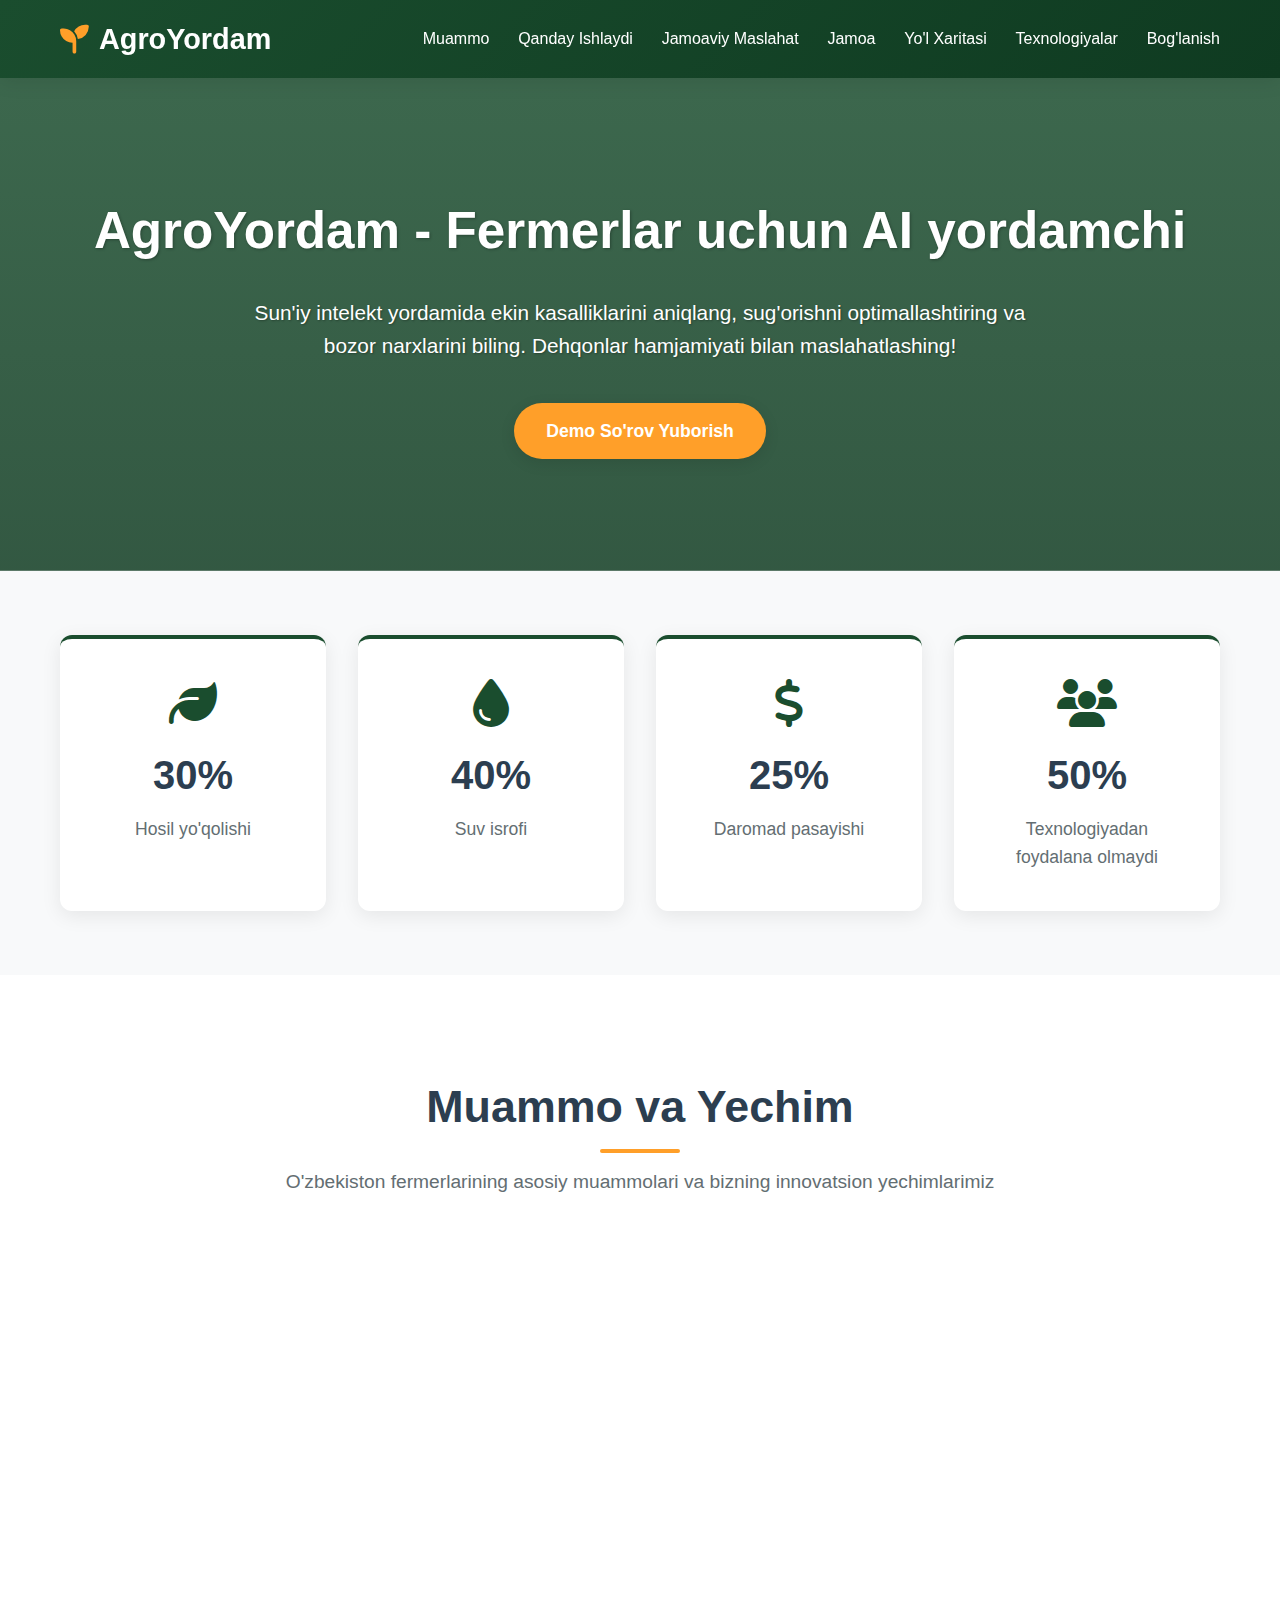
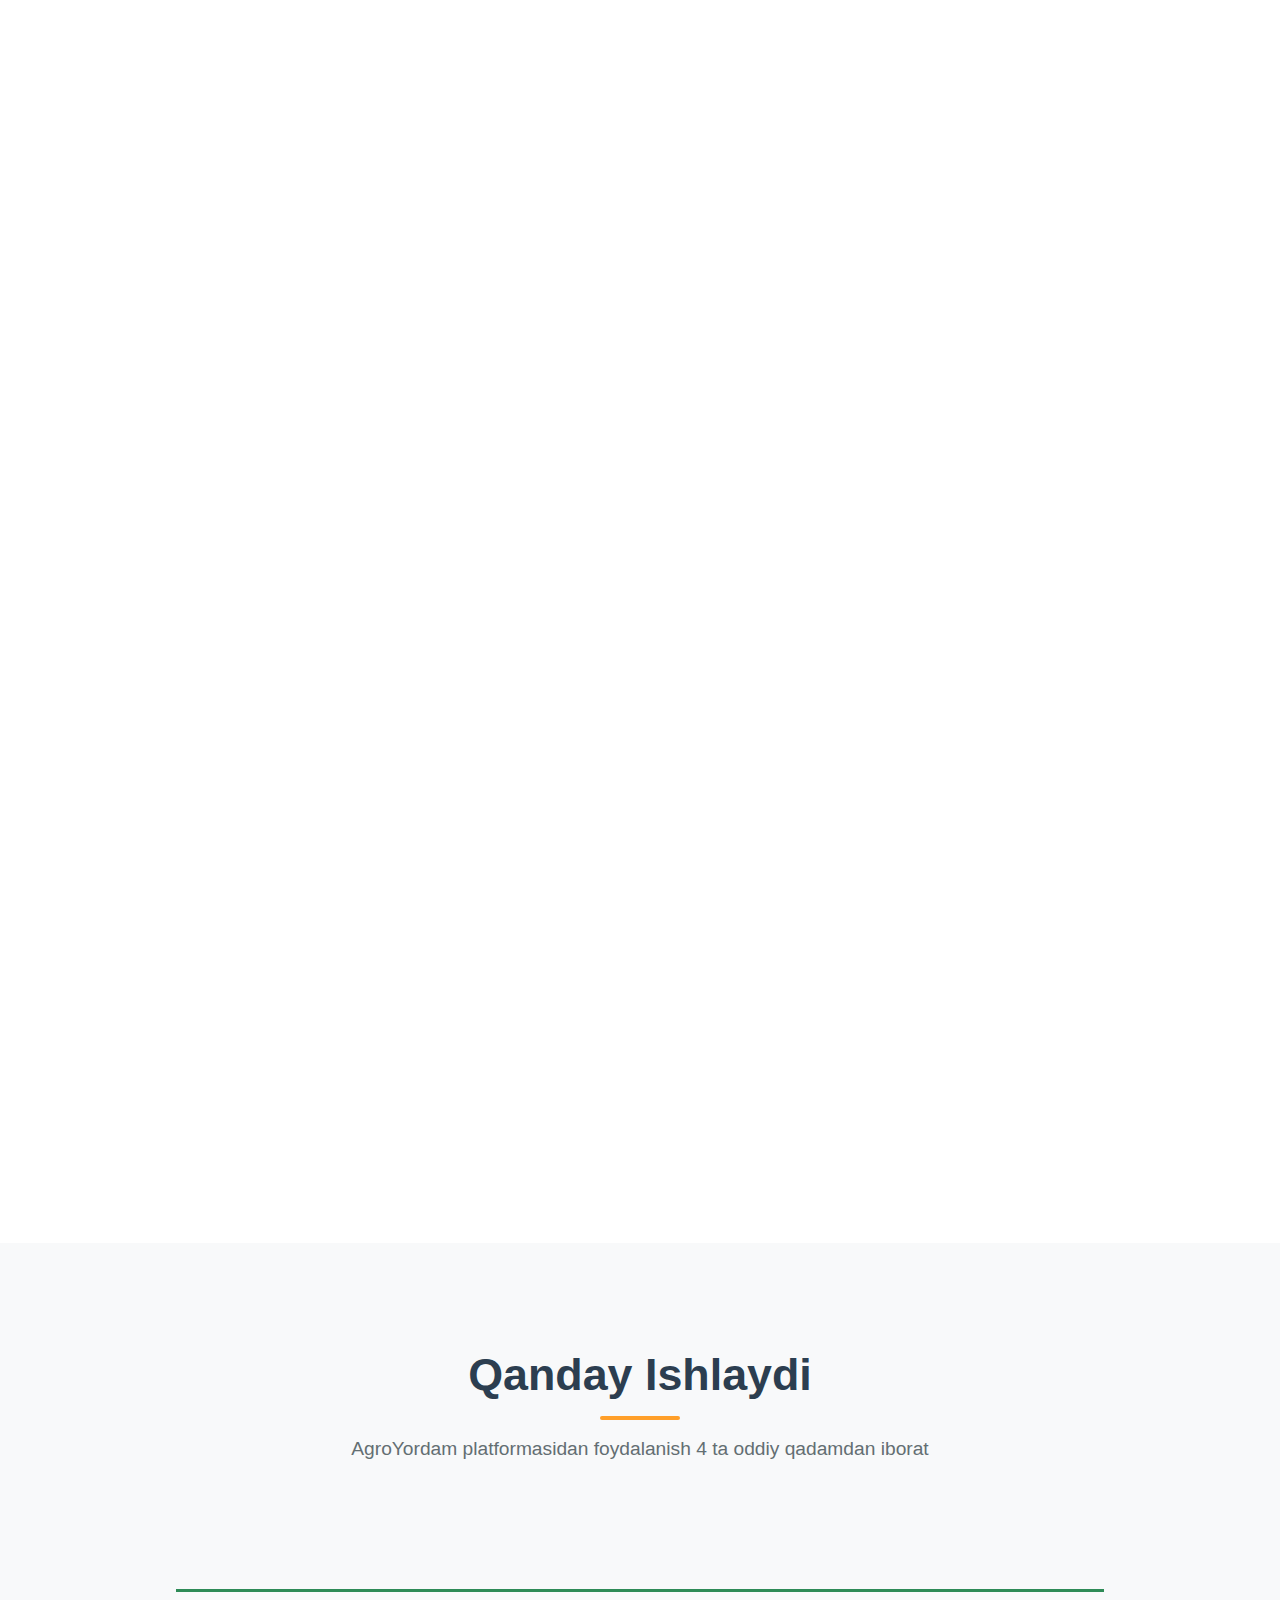
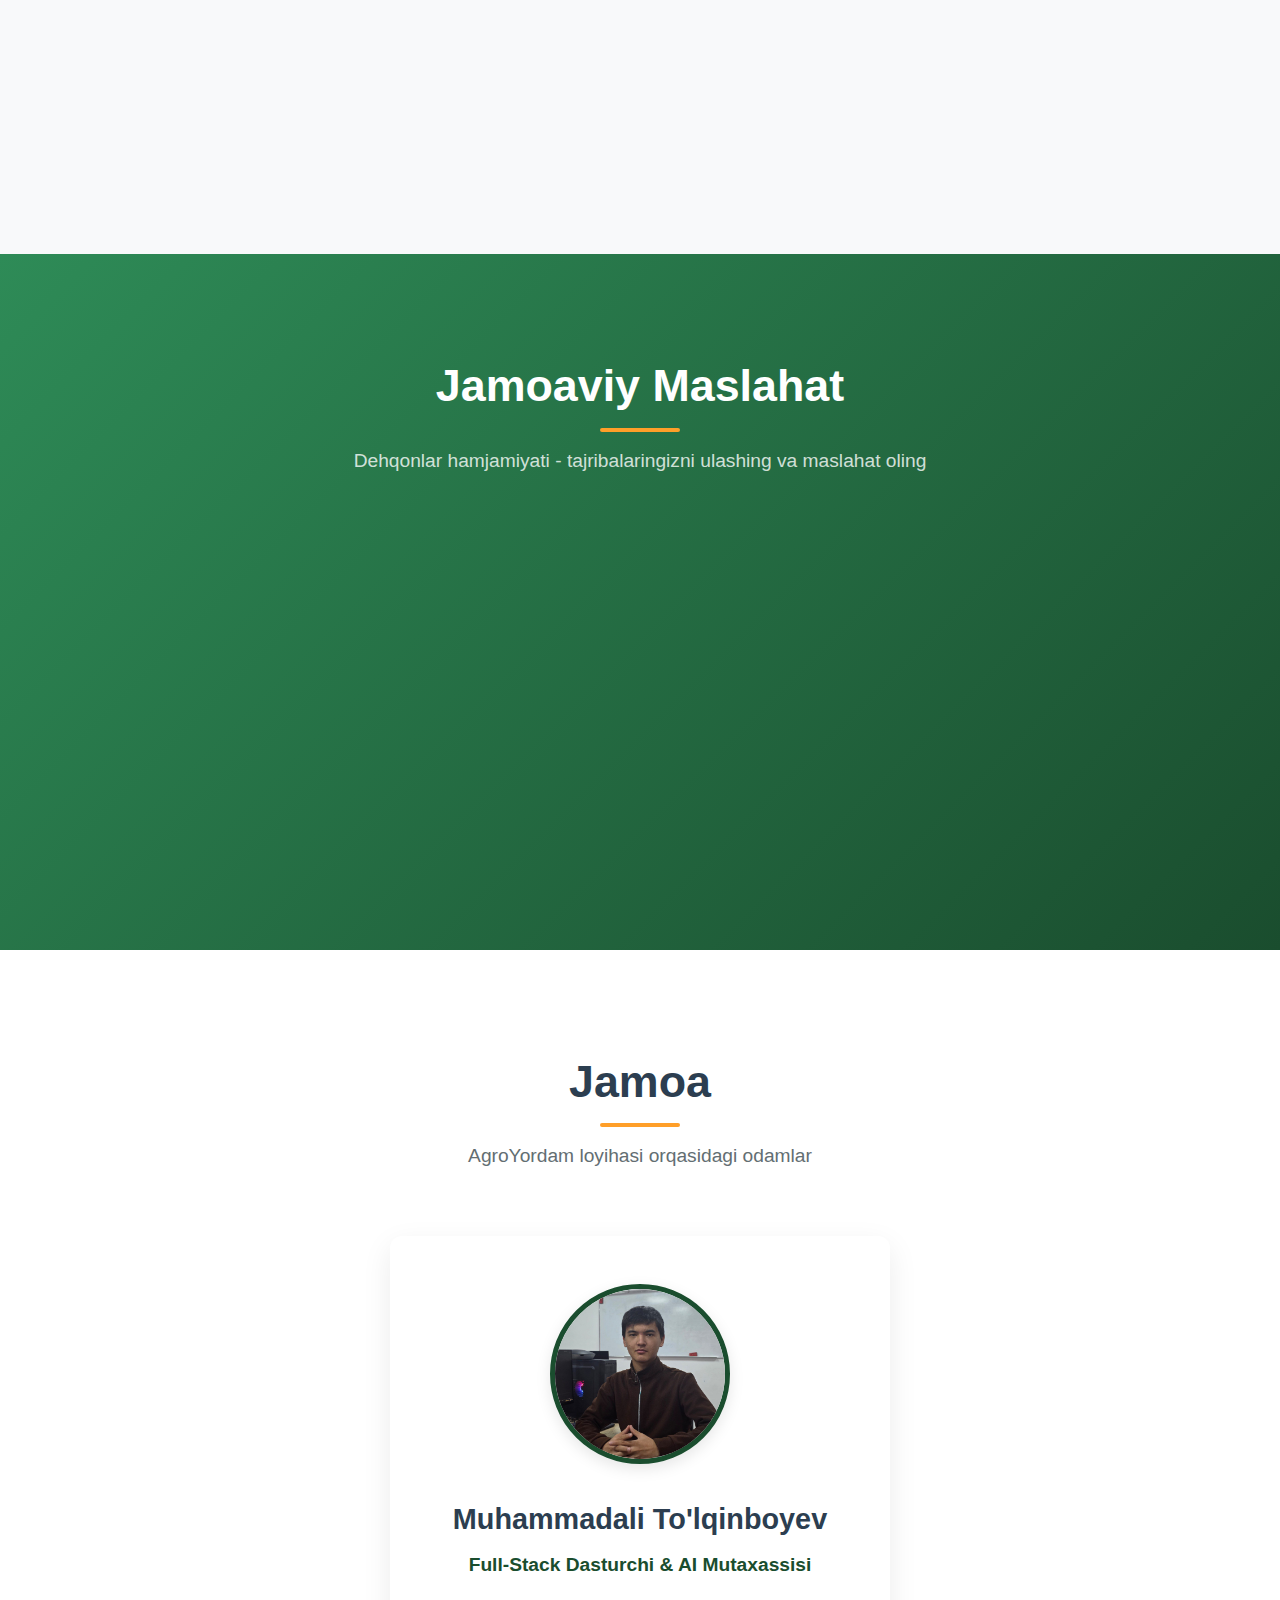
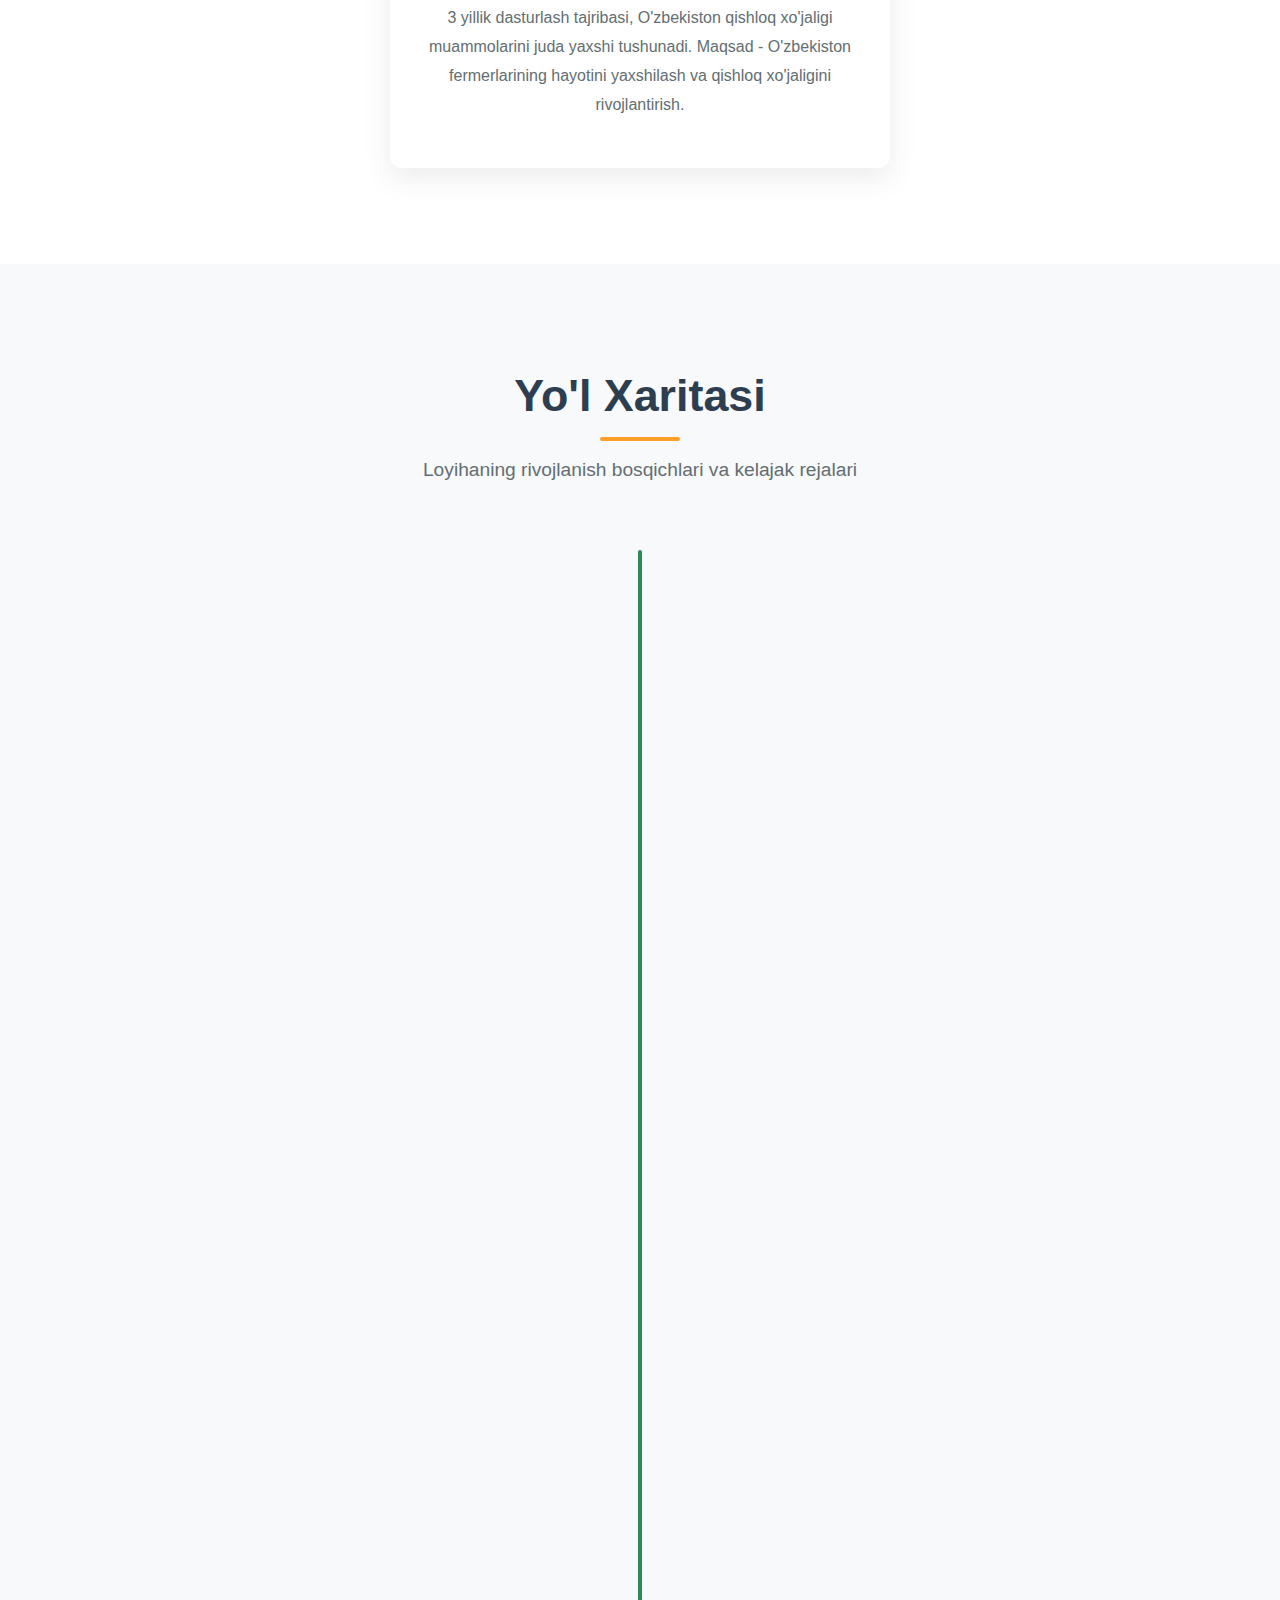
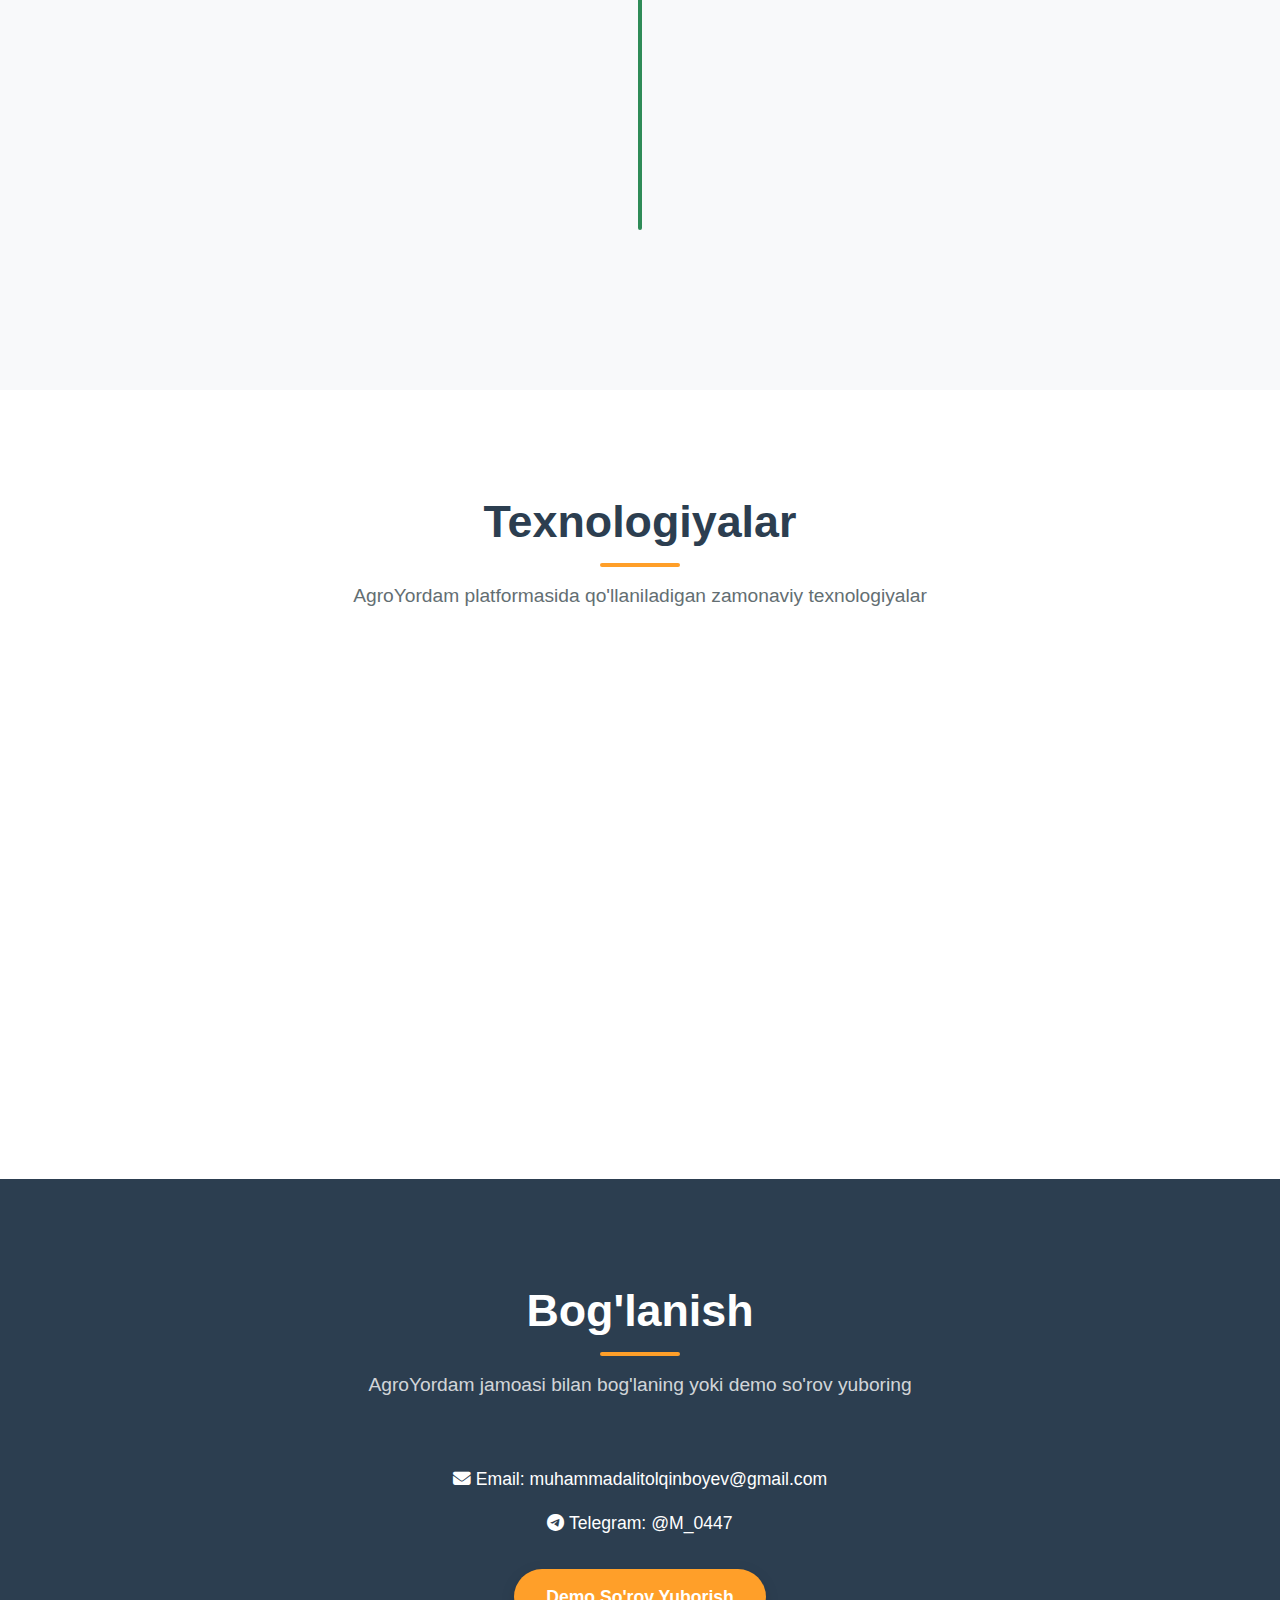
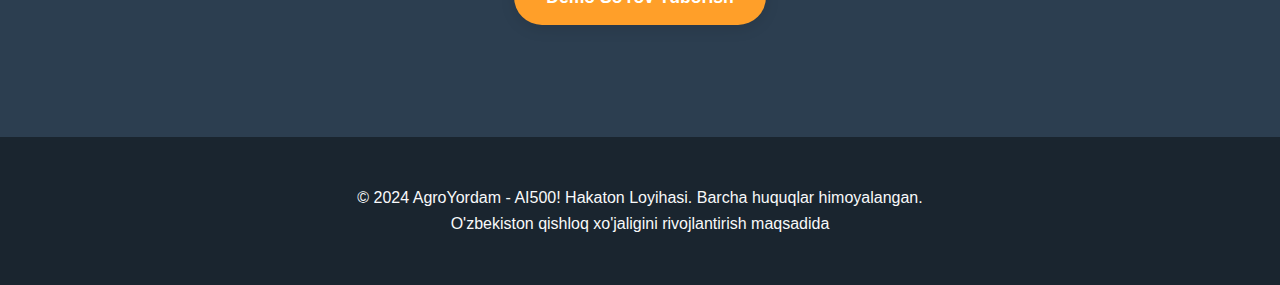
<file: index.html>
<!DOCTYPE html>
<html lang="uz">
<head>
    <meta charset="UTF-8">
    <meta name="viewport" content="width=device-width, initial-scale=1.0">
    <title>AgroYordam - Fermerlar uchun AI yordamchi</title>
    <link rel="stylesheet" href="https://cdnjs.cloudflare.com/ajax/libs/font-awesome/6.4.0/css/all.min.css">
    <link rel="stylesheet" href="AgroYordam.css">
</head>
<body>
    <!-- Header -->
    <header>
        <div class="container">
            <nav>
                <div class="logo">
                    <i class="fas fa-seedling"></i>
                    AgroYordam
                </div>
                <ul class="nav-links" id="navLinks">
                    <li><a href="#muammo">Muammo</a></li>
                    <li><a href="#qanday">Qanday Ishlaydi</a></li>
                    <li><a href="#jamoaviy">Jamoaviy Maslahat</a></li>
                    <li><a href="#jamoa">Jamoa</a></li>
                    <li><a href="#yo'l-xaritasi">Yo'l Xaritasi</a></li>
                    <li><a href="#texnologiyalar">Texnologiyalar</a></li>
                    <li><a href="#bog'lanish">Bog'lanish</a></li>
                </ul>
                <div class="mobile-menu" id="mobileMenu">
                    <i class="fas fa-bars"></i>
                </div>
            </nav>
        </div>
    </header>

    <!-- Hero Section -->
    <section class="hero">
        <div class="container">
            <h1>AgroYordam - Fermerlar uchun AI yordamchi</h1>
            <p>Sun'iy intelekt yordamida ekin kasalliklarini aniqlang, sug'orishni optimallashtiring va bozor narxlarini biling. Dehqonlar hamjamiyati bilan maslahatlashing!</p>
            <a href="#bog'lanish" class="btn">Demo So'rov Yuborish</a>
        </div>
    </section>

    <!-- Statistics -->
    <section class="stats">
        <div class="container">
            <div class="stats-grid">
                <div class="stat-card">
                    <i class="fas fa-leaf"></i>
                    <h3>30%</h3>
                    <p>Hosil yo'qolishi</p>
                </div>
                <div class="stat-card">
                    <i class="fas fa-tint"></i>
                    <h3>40%</h3>
                    <p>Suv isrofi</p>
                </div>
                <div class="stat-card">
                    <i class="fas fa-dollar-sign"></i>
                    <h3>25%</h3>
                    <p>Daromad pasayishi</p>
                </div>
                <div class="stat-card">
                    <i class="fas fa-users"></i>
                    <h3>50%</h3>
                    <p>Texnologiyadan foydalana olmaydi</p>
                </div>
            </div>
        </div>
    </section>

    <!-- Muammo va Yechim -->
    <section id="muammo">
        <div class="container">
            <div class="section-title">
                <h2>Muammo va Yechim</h2>
                <p>O'zbekiston fermerlarining asosiy muammolari va bizning innovatsion yechimlarimiz</p>
            </div>
            <div class="problems-grid">
                <div class="problem-card">
                    <h3><i class="fas fa-bug"></i> Kasalliklar</h3>
                    <p>O'zbekistonda har yili 30% hosil kasalliklar tufayli yo'qoladi. Fermerlar kasallikni erta aniqlay olmaydi, davolash kechikadi yoki noto'g'ri amalga oshiriladi.</p>
                    <div class="solution">Yechim: AI orqali telefon kamerasidan kasallikni 95% aniqlikda aniqlash va davolash usulini tavsiya qilish</div>
                </div>
                <div class="problem-card">
                    <h3><i class="fas fa-tint"></i> Suv Isrofi</h3>
                    <p>Qishloq xo'jaligida sug'orishda 40% suv resurslari isrof bo'ladi. Bu O'rta Osiyoning qurg'oqchilik muammosini yanada kuchaytiradi.</p>
                    <div class="solution">Yechim: Ob-havo ma'lumotlari va yer namligi asosida aqlli sug'orish tavsiyalari</div>
                </div>
                <div class="problem-card">
                    <h3><i class="fas fa-chart-line"></i> Bozor Ma'lumoti</h3>
                    <p>Fermerlar bozor narxlari haqida ma'lumot yetishmasligi tufayli o'z mahsulotlarini past narxlarda sotishga majbur bo'lishadi.</p>
                    <div class="solution">Yechim: Mahalliy bozor narxlari va talab bashorati bilan ta'minlash</div>
                </div>
                <div class="problem-card">
                    <h3><i class="fas fa-mobile-alt"></i> Texnologiya</h3>
                    <p>Kichik fermerlar smartfondan foydalana olmaydi yoki internet muammosi bor. Zamonaviy texnologiyalardan foydalana olmaslik ularni rivojlanishdan chetda qoldiradi.</p>
                    <div class="solution">Yechim: SMS orqali ishlaydigan oddiy interfeys - internet bo'lmasa ham ishlaydi</div>
                </div>
                <div class="problem-card">
                    <h3><i class="fas fa-seedling"></i> Tuproq Unumdorligi</h3>
                    <p>Ko'pchilik fermerlar tuproq tahlilini o'tkazmaydi, natijada o'g'itlarni noto'g'ri vaqtda va noto'g'ri miqdorda qo'llashadi, bu esa tuproq unumdorligini pasaytiradi.</p>
                    <div class="solution">Yechim: Tuproq tahlili ma'lumotlarini asosida aniq o'g'it tavsiyalari berish</div>
                </div>
                <div class="problem-card">
                    <h3><i class="fas fa-cloud-sun"></i> Iqlim O'zgarishi</h3>
                    <p>O'zgaruvchan ob-havo sharoitlari ekinlarning o'sishi va rivojlanishiga salbiy ta'sir ko'rsatmoqda, lekin fermerlar buning oldini olish usullarini bilmaydi.</p>
                    <div class="solution">Yechim: Aniq ob-havo bashoratlari va iqlim o'zgarishiga moslashish strategiyalarini taklif qilish</div>
                </div>
                <div class="problem-card">
                    <h3><i class="fas fa-money-bill-wave"></i> Moliyaviy Cheklovlar</h3>
                    <p>Fermerlar ko'pincha zamonaviy uskunalar va sifatli urug'lar sotib olish uchun mablag' yetishmovchiligi bilan kurashishadi, bu esa ularning mahsuldorligiga ta'sir qiladi.</p>
                    <div class="solution">Yechim: Mikrokreditlar va subsidiyalar haqida ma'lumot berish, moliyaviy rejalashtirishda yordam berish</div>
                </div>
                <div class="problem-card">
                    <h3><i class="fas fa-tractor"></i> Eski Usullar</h3>
                    <p>Ko'pchilik fermerlar avlodlar davomida o'tib kelgan eski qishloq xo'jaligi usullaridan foydalanadi, bu esa zamonaviy metodlarga nisbatan past samaradorlikka olib keladi.</p>
                    <div class="solution">Yechim: Zamonaviy qishloq xo'jaligi usullari va innovatsion texnologiyalar haqida o'quv materiallari va amaliy maslahatlar taqdim etish</div>
                </div>
            </div>
        </div>
    </section>

    <!-- Qanday Ishlami -->
    <section id="qanday" style="background: var(--light);">
        <div class="container">
            <div class="section-title">
                <h2>Qanday Ishlaydi</h2>
                <p>AgroYordam platformasidan foydalanish 4 ta oddiy qadamdan iborat</p>
            </div>
            <div class="steps">
                <div class="step">
                    <div class="step-number">1</div>
                    <h3>Rasm Yuklang</h3>
                    <p>Ekinning rasmini telefoningizga oling yoki oldingi rasmini yuklang</p>
                </div>
                <div class="step">
                    <div class="step-number">2</div>
                    <h3>AI Tahlil Qiladi</h3>
                    <p>Sun'iy intelekt 10 soniyada kasallikni aniqlaydi va tahlil qiladi</p>
                </div>
                <div class="step">
                    <div class="step-number">3</div>
                    <h3>Tavsiya Oling</h3>
                    <p>Davolash usuli, sug'orish rejasi va boshqa maslahatlarni oling</p>
                </div>
                <div class="step">
                    <div class="step-number">4</div>
                    <h3>SMS Qabul Qiling</h3>
                    <p>Internet bo'lmasa ham SMS orqali barcha ma'lumotlarni oling</p>
                </div>
            </div>
        </div>
    </section>

    <!-- Jamoaviy Maslahat -->
    <section id="jamoaviy" class="community">
        <div class="container">
            <div class="section-title">
                <h2>Jamoaviy Maslahat</h2>
                <p>Dehqonlar hamjamiyati - tajribalaringizni ulashing va maslahat oling</p>
            </div>
            <div class="community-grid">
                <div class="community-card">
                    <i class="fas fa-comments"></i>
                    <h3>Savol Berish</h3>
                    <p>O'zingizga tegishli muammo haqida savol bering va boshqa fermerlardan javob oling</p>
                </div>
                <div class="community-card">
                    <i class="fas fa-lightbulb"></i>
                    <h3>Tajriba Ulashish</h3>
                    <p>O'z tajribangizni boshqa fermerlar bilan ulashing va ularning muammolariga yechim toping</p>
                </div>
                <div class="community-card">
                    <i class="fas fa-award"></i>
                    <h3>Reyting Tizimi</h3>
                    <p>Eng yaxshi maslahat beruvchilar reytingda yuqori o'rinlarni egallaydi va mukofotlanadi</p>
                </div>
            </div>
        </div>
    </section>

    <!-- Jamoa -->
    <section id="jamoa">
        <div class="container">
            <div class="section-title">
                <h2>Jamoa</h2>
                <p>AgroYordam loyihasi orqasidagi odamlar</p>
            </div>
            <div class="team-member">
                <img src="photo_2025-11-27_19-48-30.jpg" alt="Jamoa a'zosi">
                <h3>Muhammadali To'lqinboyev</h3>
                <div class="role">Full-Stack Dasturchi & AI Mutaxassisi</div>
                <p>3 yillik dasturlash tajribasi, O'zbekiston qishloq xo'jaligi muammolarini juda yaxshi tushunadi. Maqsad - O'zbekiston fermerlarining hayotini yaxshilash va qishloq xo'jaligini rivojlantirish.</p>
            </div>
        </div>
    </section>

    <!-- Yo'l Xaritasi -->
    <section id="yo'l-xaritasi" style="background: var(--light);">
        <div class="container">
            <div class="section-title">
                <h2>Yo'l Xaritasi</h2>
                <p>Loyihaning rivojlanish bosqichlari va kelajak rejalari</p>
            </div>
            <div class="roadmap-timeline">
                <div class="timeline-item">
                    <div class="timeline-content">
                        <h3>Hozirgi Bosqich: Prototip</h3>
                        <ul>
                            <li>AI model strukturasi</li>
                            <li>Demo veb-sayt</li>
                            <li>Dastlabki dizayn</li>
                            <li>AI500! hakatonida ishtirok</li>
                        </ul>
                    </div>
                </div>
                <div class="timeline-item">
                    <div class="timeline-content">
                        <h3>1-Hafta: AI Model</h3>
                        <ul>
                            <li>TensorFlow modelini yaratish</li>
                            <li>10 ta asosiy kasallikni aniqlash</li>
                            <li>Test ma'lumotlari to'plash</li>
                            <li>Ob-havo API ulash</li>
                        </ul>
                    </div>
                </div>
                <div class="timeline-item">
                    <div class="timeline-content">
                        <h3>2-Hafta: Mobile Ilova</h3>
                        <ul>
                            <li>React Native ilova</li>
                            <li>SMS gateway ulash</li>
                            <li>Foydalanuvchi interfeysi</li>
                            <li>Jamoaviy maslahat moduli</li>
                        </ul>
                    </div>
                </div>
                <div class="timeline-item">
                    <div class="timeline-content">
                        <h3>3-Hafta: Test Bosqichi</h3>
                        <ul>
                            <li>10 ta fermer bilan test</li>
                            <li>Feedback yig'ish</li>
                            <li>Takomillashtirish</li>
                            <li>Final tayyorgarlik</li>
                        </ul>
                    </div>
                </div>
            </div>
        </div>
    </section>

    <!-- Texnologiyalar -->
    <section id="texnologiyalar">
        <div class="container">
            <div class="section-title">
                <h2>Texnologiyalar</h2>
                <p>AgroYordam platformasida qo'llaniladigan zamonaviy texnologiyalar</p>
            </div>
            <div class="tech-grid">
                <div class="tech-card">
                    <i class="fas fa-robot"></i>
                    <h3>AI & Machine Learning</h3>
                    <ul>
                        <li>Python & TensorFlow</li>
                        <li>Computer Vision</li>
                        <li>OpenCV kutubxonasi</li>
                        <li>Scikit-learn</li>
                        <li>Image Classification</li>
                    </ul>
                </div>
                <div class="tech-card">
                    <i class="fas fa-server"></i>
                    <h3>Backend & API</h3>
                    <ul>
                        <li>Django Framework</li>
                        <li>REST API</li>
                        <li>PostgreSQL</li>
                        <li>OpenWeatherMap API</li>
                        <li>Twilio SMS API</li>
                    </ul>
                </div>
                <div class="tech-card">
                    <i class="fas fa-mobile-alt"></i>
                    <h3>Frontend & Mobile</h3>
                    <ul>
                        <li>React.js</li>
                        <li>React Native</li>
                        <li>HTML5/CSS3/JavaScript</li>
                        <li>SMS Gateway</li>
                        <li>Responsive Design</li>
                    </ul>
                </div>
            </div>
        </div>
    </section>

    <!-- Bog'lanish -->
    <section id="bog'lanish" class="contact">
        <div class="container">
            <div class="section-title">
                <h2>Bog'lanish</h2>
                <p>AgroYordam jamoasi bilan bog'laning yoki demo so'rov yuboring</p>
            </div>
            <div class="contact-info">
                <p><i class="fas fa-envelope"></i> Email: muhammadalitolqinboyev@gmail.com</p>
                <p><i class="fab fa-telegram"></i> Telegram: @M_0447</p>
                <p style="margin-top: 2rem;">
                    <a href="#" class="btn">Demo So'rov Yuborish</a>
                </p>
            </div>
        </div>
    </section>

    <!-- Footer -->
    <footer>
        <div class="container">
            <p>&copy; 2024 AgroYordam - AI500! Hakaton Loyihasi. Barcha huquqlar himoyalangan.</p>
            <p>O'zbekiston qishloq xo'jaligini rivojlantirish maqsadida</p>
        </div>
    </footer>

    <script src="AgroYordam.js"></script>
</body>
</html>
</file>
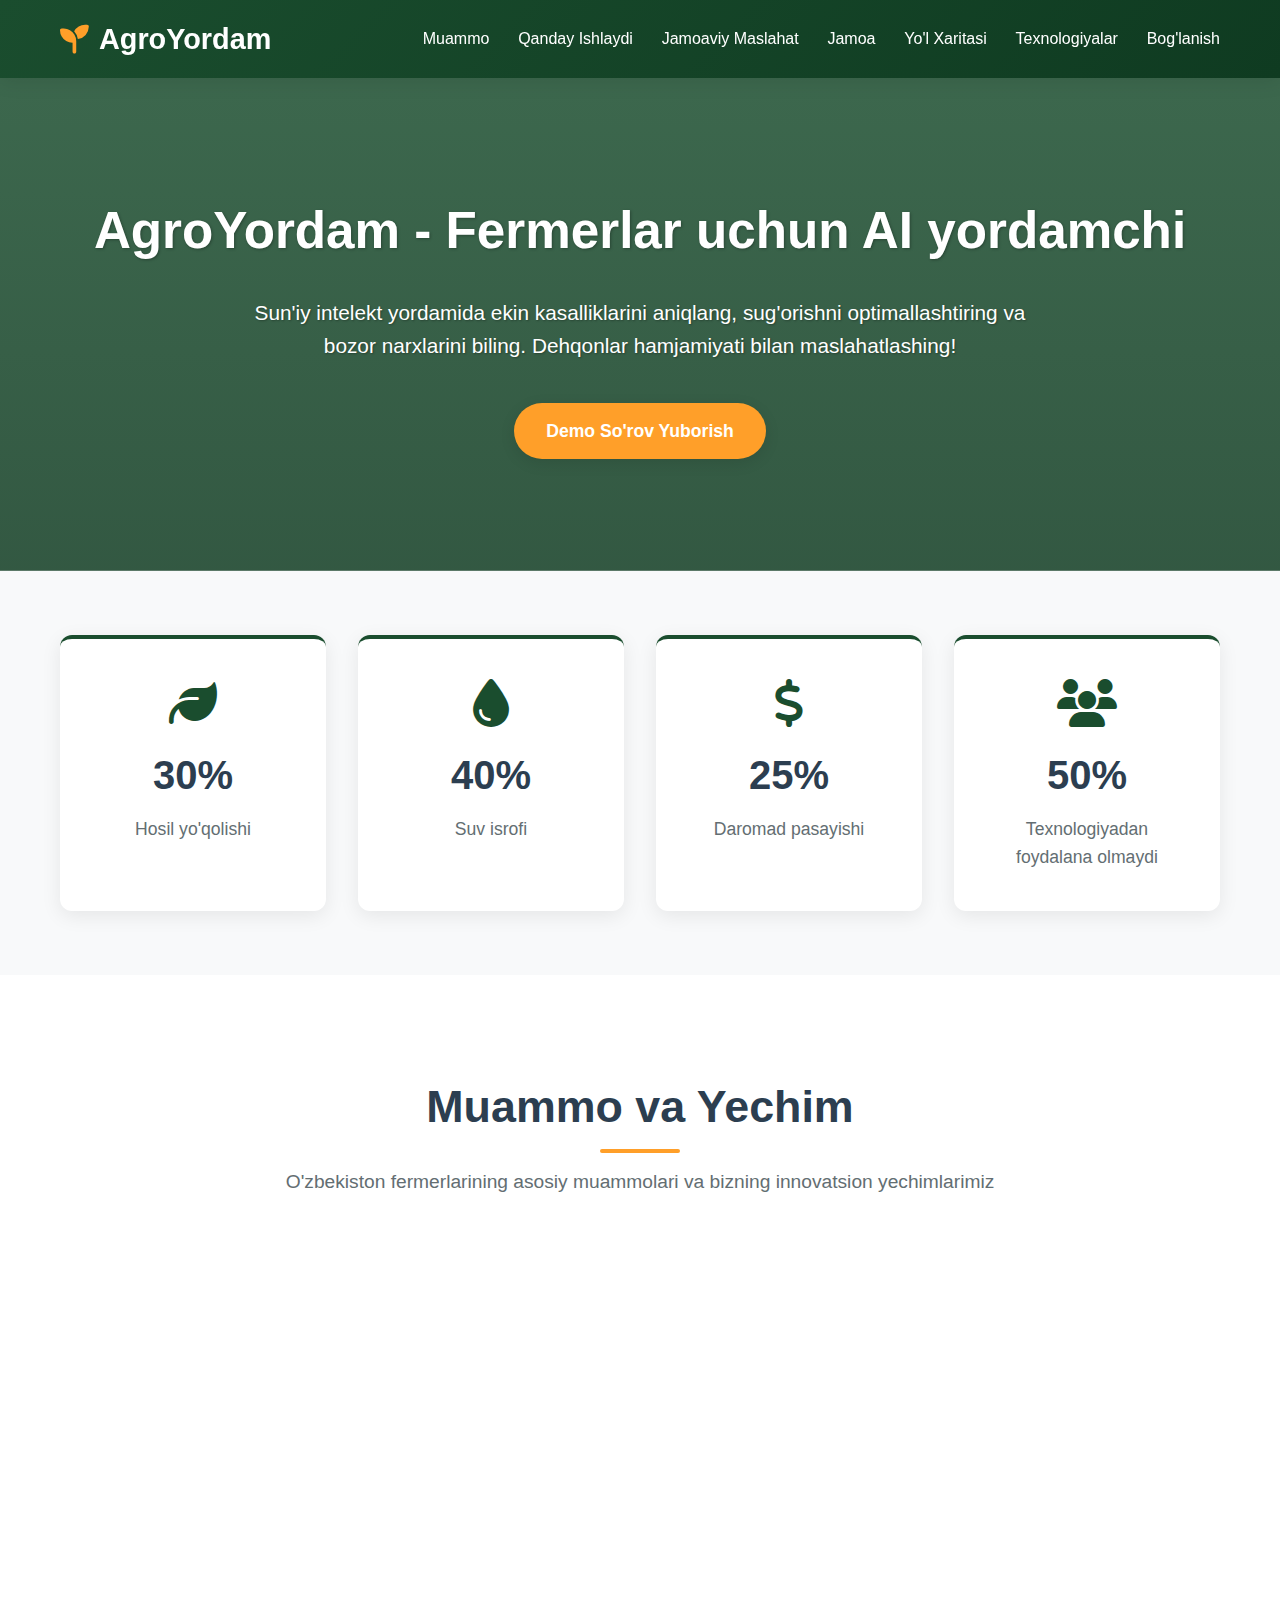
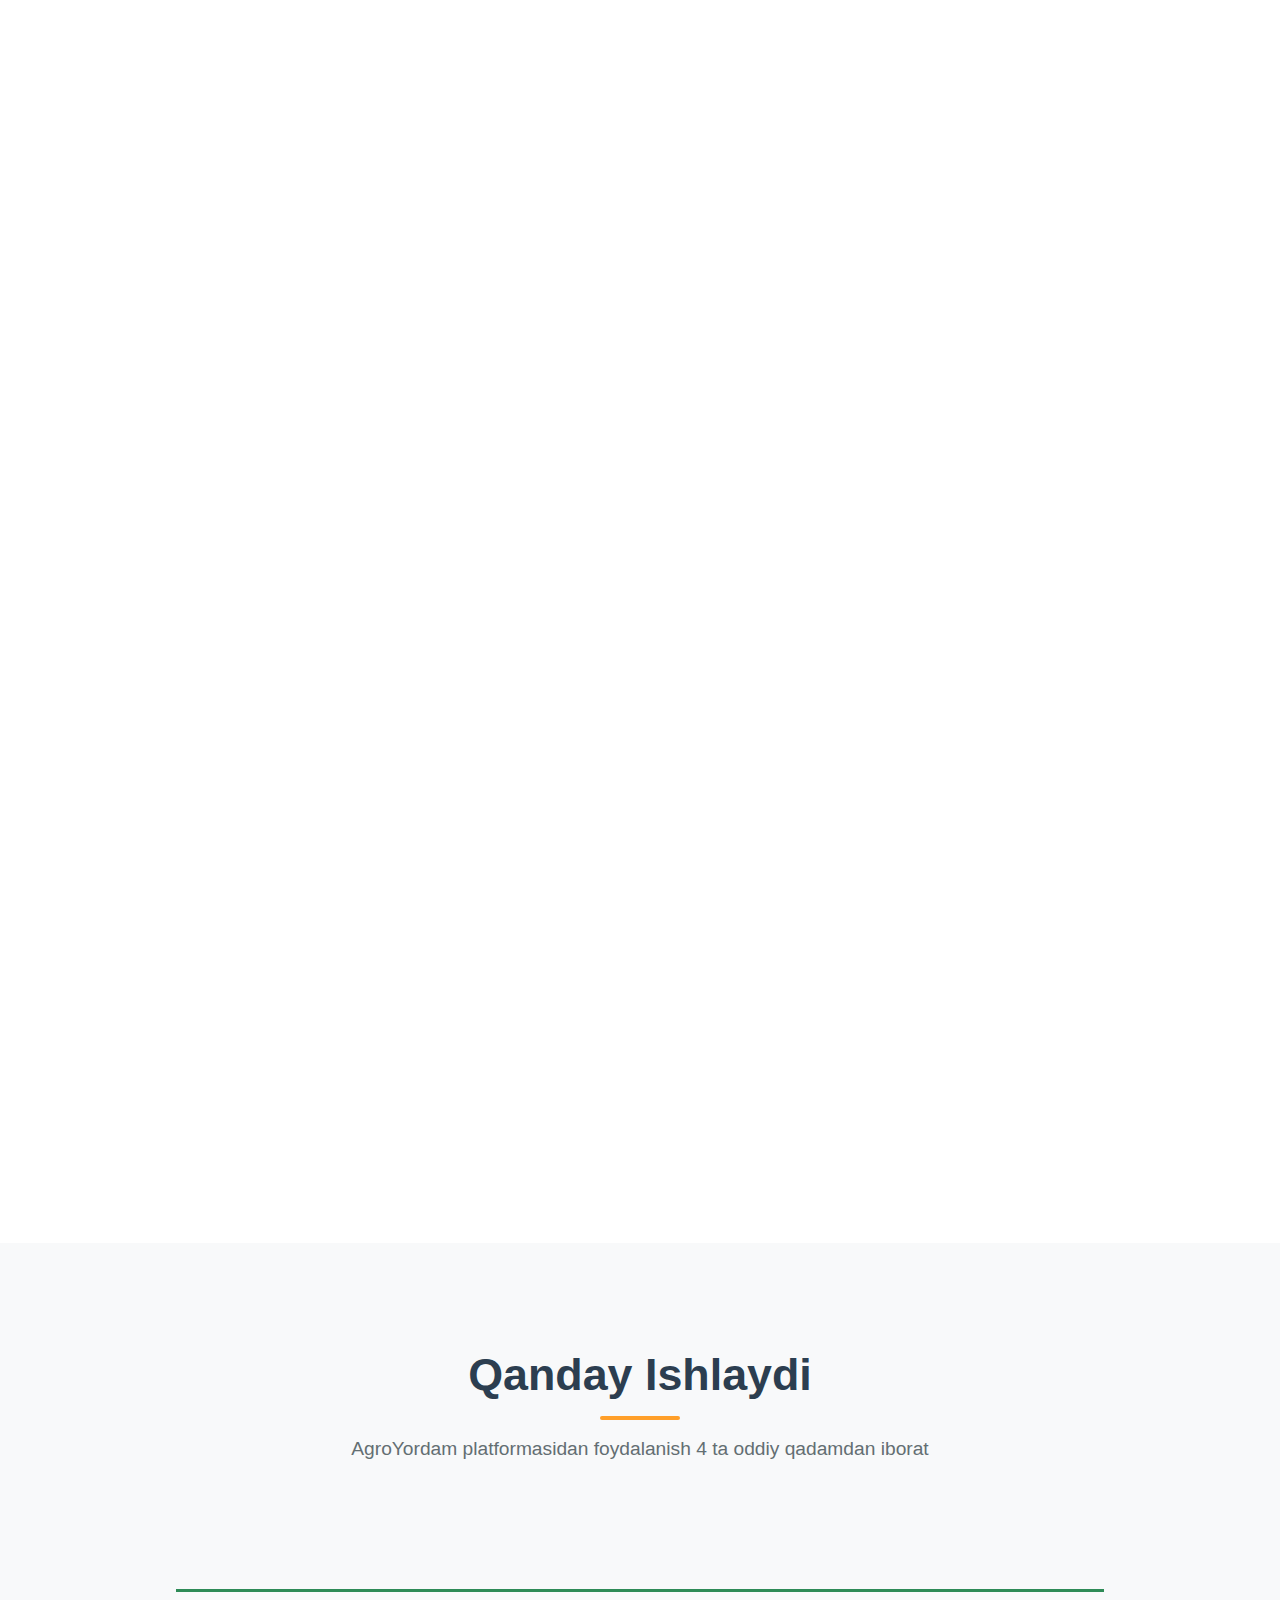
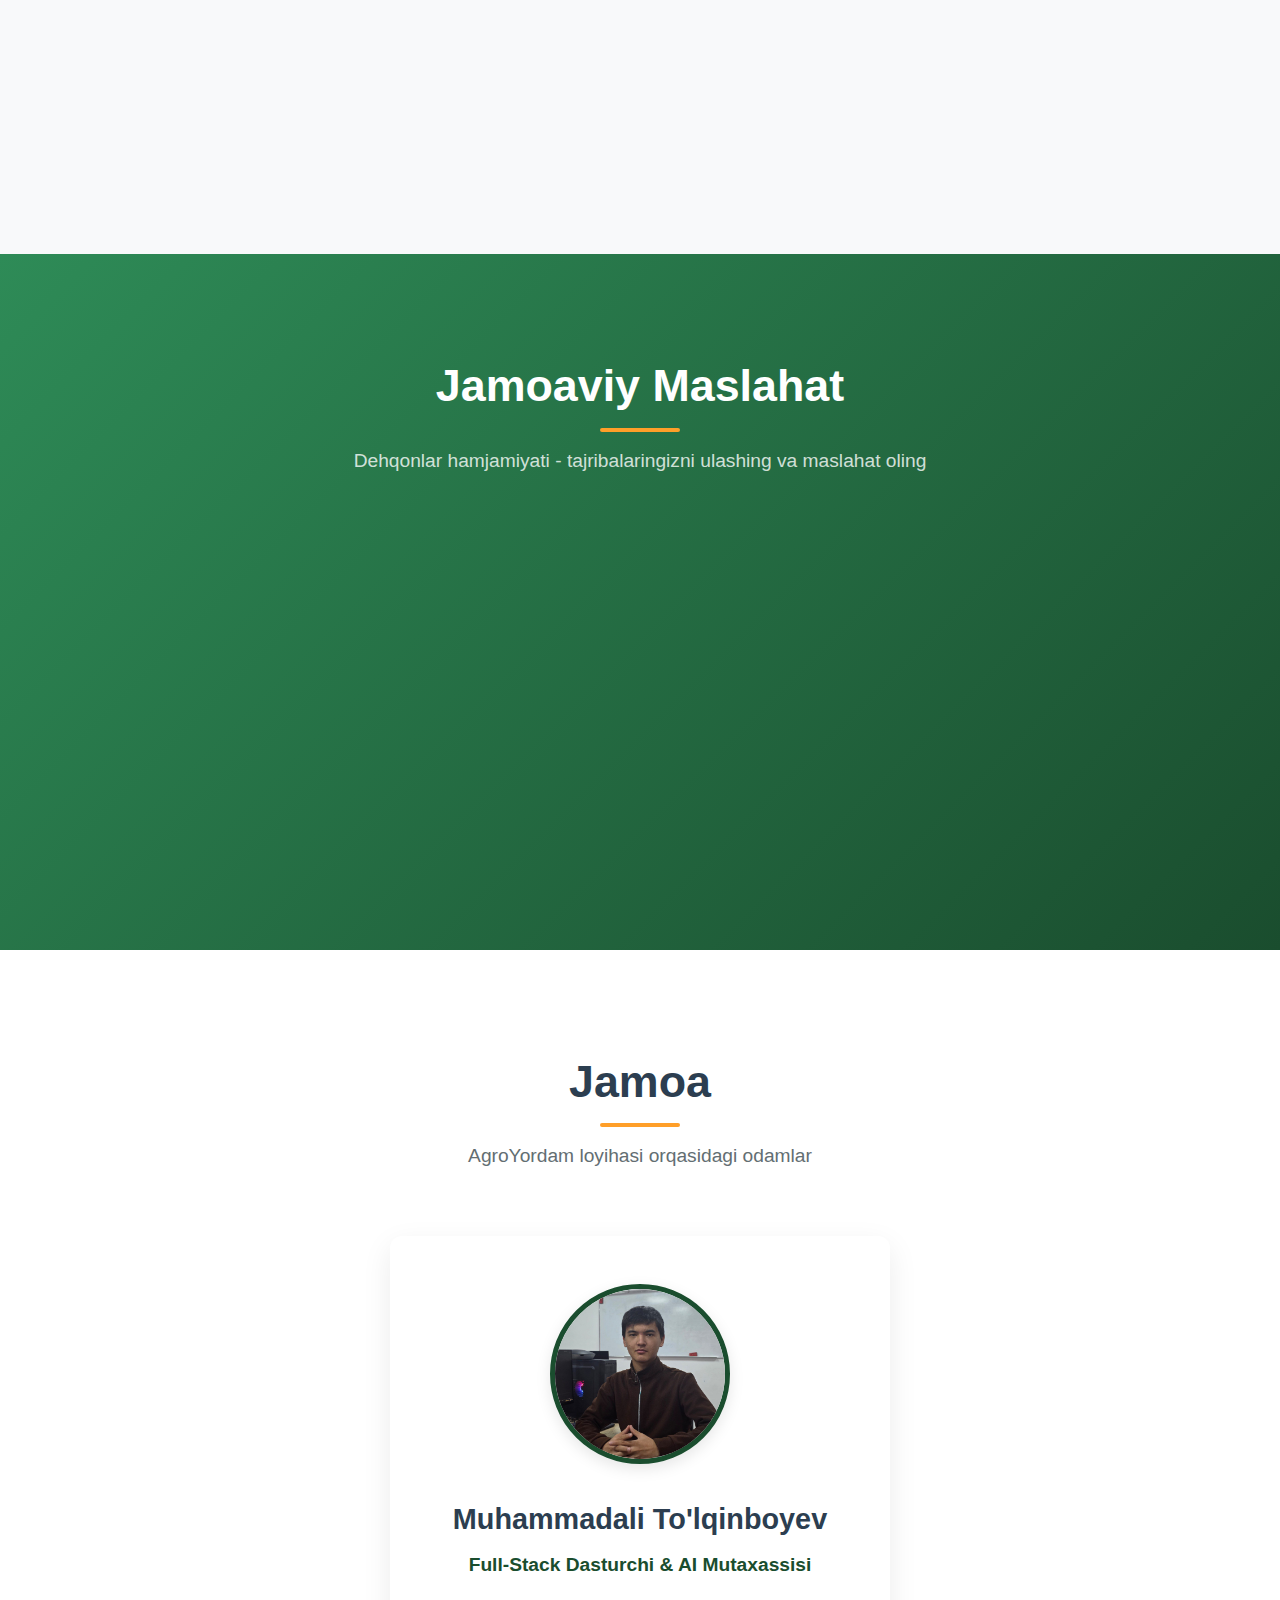
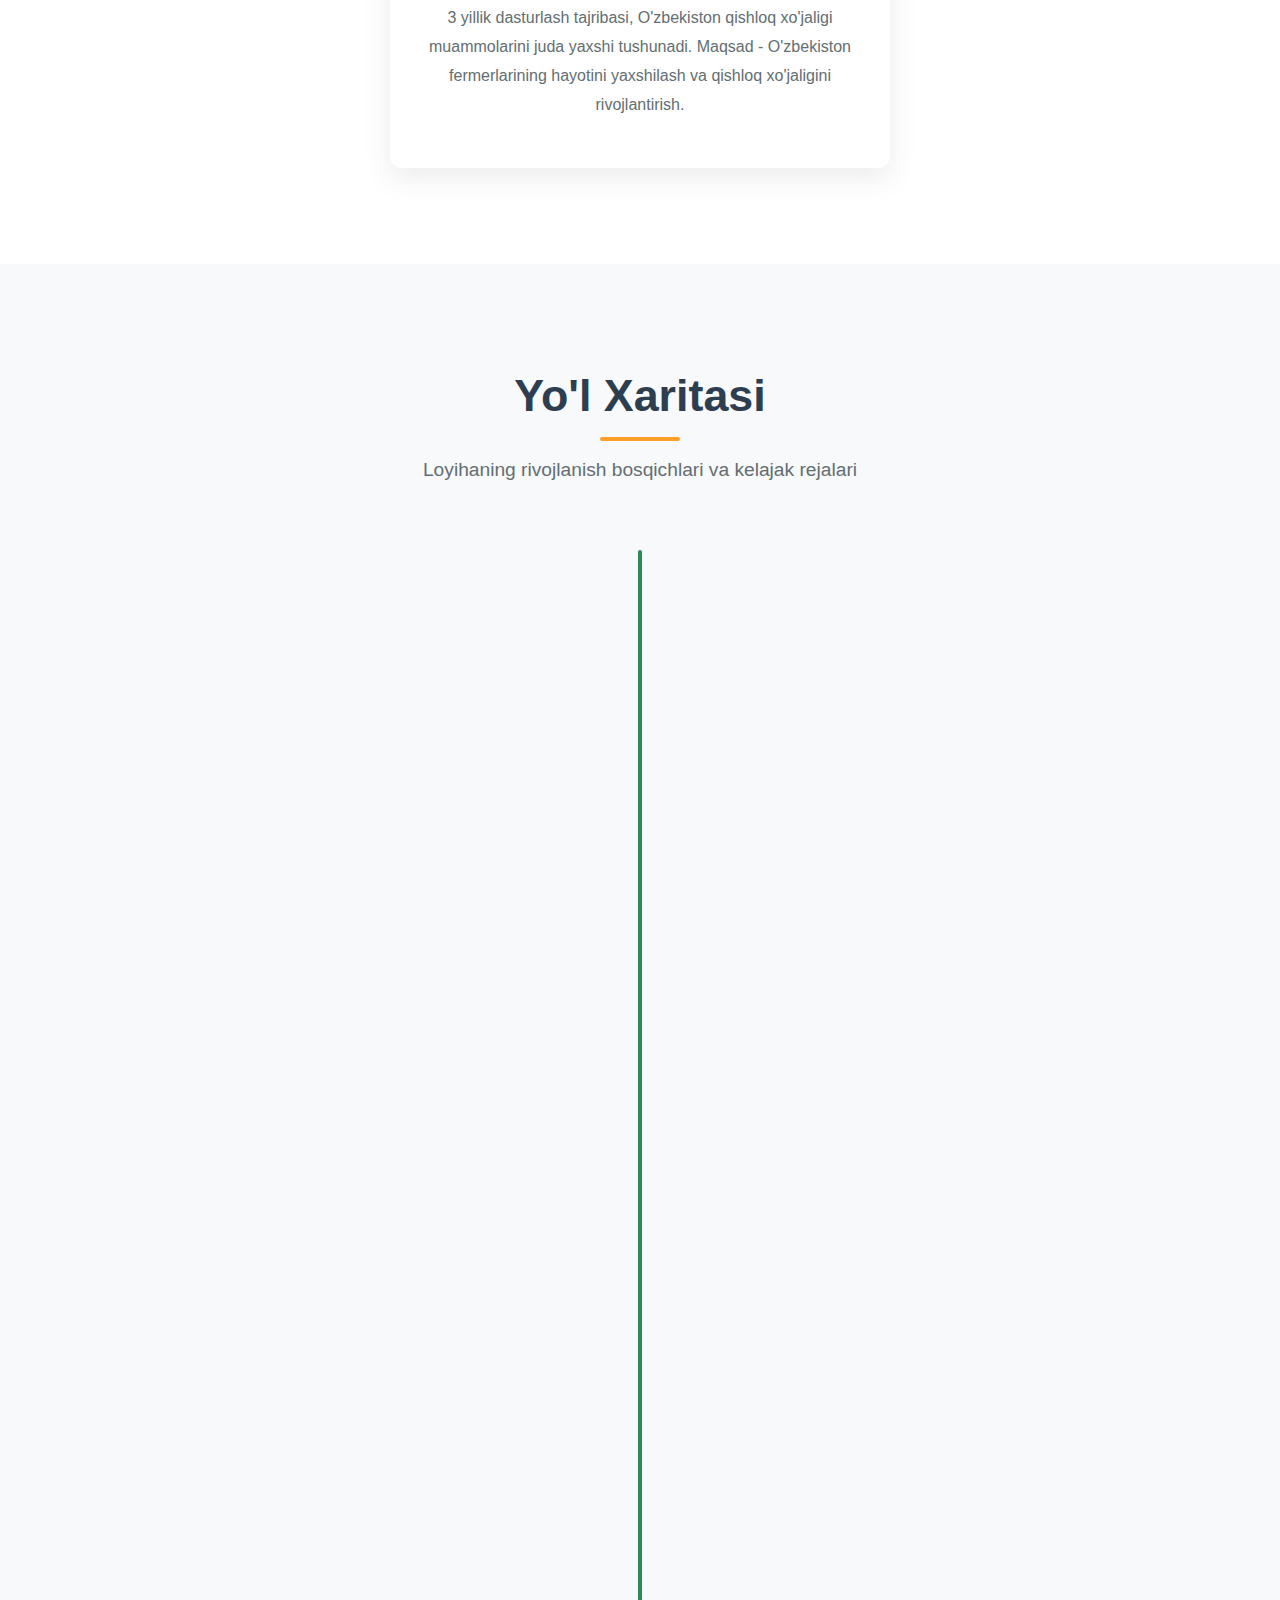
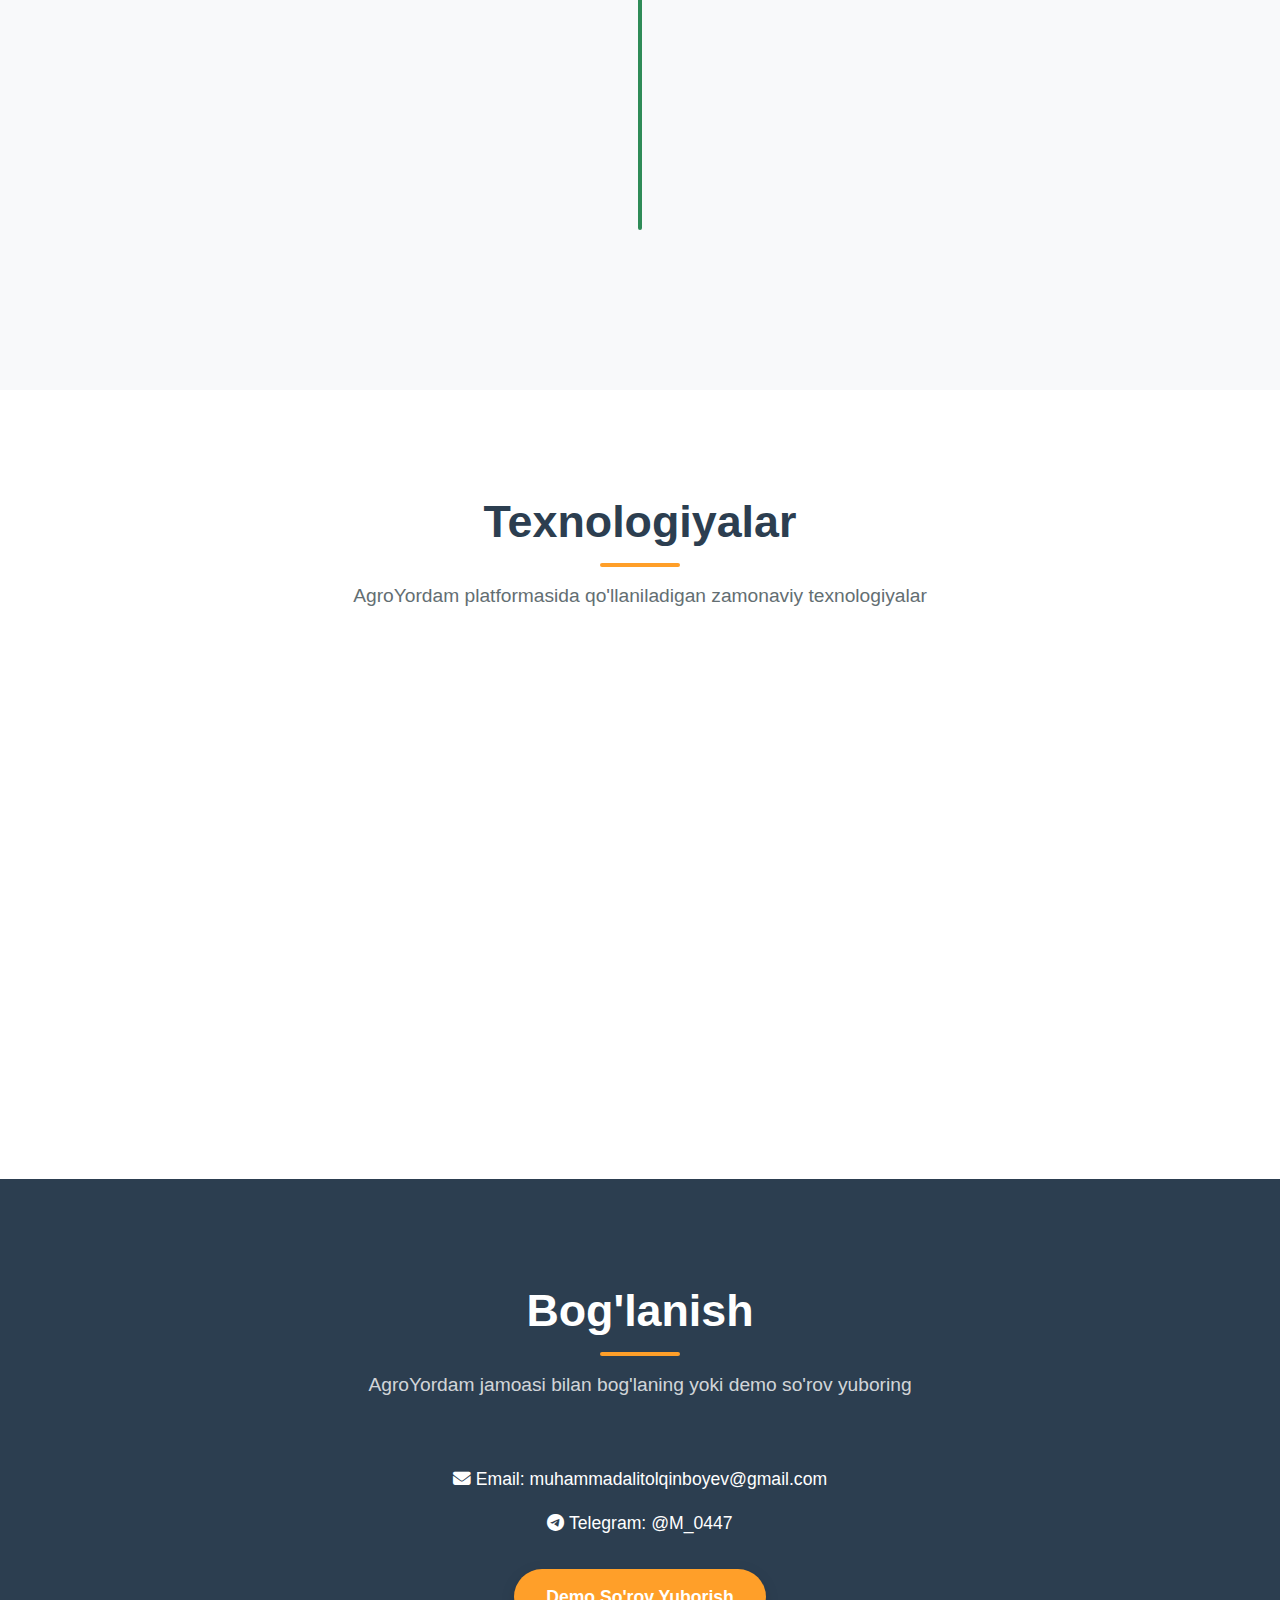
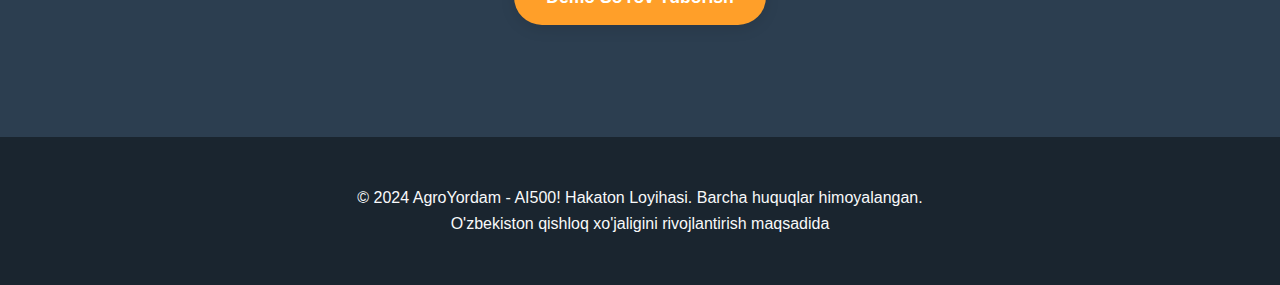
<file: AgroYordam.html>
<!DOCTYPE html>
<html lang="uz">
<head>
    <meta charset="UTF-8">
    <meta name="viewport" content="width=device-width, initial-scale=1.0">
    <title>AgroYordam - Fermerlar uchun AI yordamchi</title>
    <link rel="stylesheet" href="https://cdnjs.cloudflare.com/ajax/libs/font-awesome/6.4.0/css/all.min.css">
    <link rel="stylesheet" href="AgroYordam.css">
</head>
<body>
    <!-- Header -->
    <header>
        <div class="container">
            <nav>
                <div class="logo">
                    <i class="fas fa-seedling"></i>
                    AgroYordam
                </div>
                <ul class="nav-links" id="navLinks">
                    <li><a href="#muammo">Muammo</a></li>
                    <li><a href="#qanday">Qanday Ishlaydi</a></li>
                    <li><a href="#jamoaviy">Jamoaviy Maslahat</a></li>
                    <li><a href="#jamoa">Jamoa</a></li>
                    <li><a href="#yo'l-xaritasi">Yo'l Xaritasi</a></li>
                    <li><a href="#texnologiyalar">Texnologiyalar</a></li>
                    <li><a href="#bog'lanish">Bog'lanish</a></li>
                </ul>
                <div class="mobile-menu" id="mobileMenu">
                    <i class="fas fa-bars"></i>
                </div>
            </nav>
        </div>
    </header>

    <!-- Hero Section -->
    <section class="hero">
        <div class="container">
            <h1>AgroYordam - Fermerlar uchun AI yordamchi</h1>
            <p>Sun'iy intelekt yordamida ekin kasalliklarini aniqlang, sug'orishni optimallashtiring va bozor narxlarini biling. Dehqonlar hamjamiyati bilan maslahatlashing!</p>
            <a href="#bog'lanish" class="btn">Demo So'rov Yuborish</a>
        </div>
    </section>

    <!-- Statistics -->
    <section class="stats">
        <div class="container">
            <div class="stats-grid">
                <div class="stat-card">
                    <i class="fas fa-leaf"></i>
                    <h3>30%</h3>
                    <p>Hosil yo'qolishi</p>
                </div>
                <div class="stat-card">
                    <i class="fas fa-tint"></i>
                    <h3>40%</h3>
                    <p>Suv isrofi</p>
                </div>
                <div class="stat-card">
                    <i class="fas fa-dollar-sign"></i>
                    <h3>25%</h3>
                    <p>Daromad pasayishi</p>
                </div>
                <div class="stat-card">
                    <i class="fas fa-users"></i>
                    <h3>50%</h3>
                    <p>Texnologiyadan foydalana olmaydi</p>
                </div>
            </div>
        </div>
    </section>

    <!-- Muammo va Yechim -->
    <section id="muammo">
        <div class="container">
            <div class="section-title">
                <h2>Muammo va Yechim</h2>
                <p>O'zbekiston fermerlarining asosiy muammolari va bizning innovatsion yechimlarimiz</p>
            </div>
            <div class="problems-grid">
                <div class="problem-card">
                    <h3><i class="fas fa-bug"></i> Kasalliklar</h3>
                    <p>O'zbekistonda har yili 30% hosil kasalliklar tufayli yo'qoladi. Fermerlar kasallikni erta aniqlay olmaydi, davolash kechikadi yoki noto'g'ri amalga oshiriladi.</p>
                    <div class="solution">Yechim: AI orqali telefon kamerasidan kasallikni 95% aniqlikda aniqlash va davolash usulini tavsiya qilish</div>
                </div>
                <div class="problem-card">
                    <h3><i class="fas fa-tint"></i> Suv Isrofi</h3>
                    <p>Qishloq xo'jaligida sug'orishda 40% suv resurslari isrof bo'ladi. Bu O'rta Osiyoning qurg'oqchilik muammosini yanada kuchaytiradi.</p>
                    <div class="solution">Yechim: Ob-havo ma'lumotlari va yer namligi asosida aqlli sug'orish tavsiyalari</div>
                </div>
                <div class="problem-card">
                    <h3><i class="fas fa-chart-line"></i> Bozor Ma'lumoti</h3>
                    <p>Fermerlar bozor narxlari haqida ma'lumot yetishmasligi tufayli o'z mahsulotlarini past narxlarda sotishga majbur bo'lishadi.</p>
                    <div class="solution">Yechim: Mahalliy bozor narxlari va talab bashorati bilan ta'minlash</div>
                </div>
                <div class="problem-card">
                    <h3><i class="fas fa-mobile-alt"></i> Texnologiya</h3>
                    <p>Kichik fermerlar smartfondan foydalana olmaydi yoki internet muammosi bor. Zamonaviy texnologiyalardan foydalana olmaslik ularni rivojlanishdan chetda qoldiradi.</p>
                    <div class="solution">Yechim: SMS orqali ishlaydigan oddiy interfeys - internet bo'lmasa ham ishlaydi</div>
                </div>
                <div class="problem-card">
                    <h3><i class="fas fa-seedling"></i> Tuproq Unumdorligi</h3>
                    <p>Ko'pchilik fermerlar tuproq tahlilini o'tkazmaydi, natijada o'g'itlarni noto'g'ri vaqtda va noto'g'ri miqdorda qo'llashadi, bu esa tuproq unumdorligini pasaytiradi.</p>
                    <div class="solution">Yechim: Tuproq tahlili ma'lumotlarini asosida aniq o'g'it tavsiyalari berish</div>
                </div>
                <div class="problem-card">
                    <h3><i class="fas fa-cloud-sun"></i> Iqlim O'zgarishi</h3>
                    <p>O'zgaruvchan ob-havo sharoitlari ekinlarning o'sishi va rivojlanishiga salbiy ta'sir ko'rsatmoqda, lekin fermerlar buning oldini olish usullarini bilmaydi.</p>
                    <div class="solution">Yechim: Aniq ob-havo bashoratlari va iqlim o'zgarishiga moslashish strategiyalarini taklif qilish</div>
                </div>
                <div class="problem-card">
                    <h3><i class="fas fa-money-bill-wave"></i> Moliyaviy Cheklovlar</h3>
                    <p>Fermerlar ko'pincha zamonaviy uskunalar va sifatli urug'lar sotib olish uchun mablag' yetishmovchiligi bilan kurashishadi, bu esa ularning mahsuldorligiga ta'sir qiladi.</p>
                    <div class="solution">Yechim: Mikrokreditlar va subsidiyalar haqida ma'lumot berish, moliyaviy rejalashtirishda yordam berish</div>
                </div>
                <div class="problem-card">
                    <h3><i class="fas fa-tractor"></i> Eski Usullar</h3>
                    <p>Ko'pchilik fermerlar avlodlar davomida o'tib kelgan eski qishloq xo'jaligi usullaridan foydalanadi, bu esa zamonaviy metodlarga nisbatan past samaradorlikka olib keladi.</p>
                    <div class="solution">Yechim: Zamonaviy qishloq xo'jaligi usullari va innovatsion texnologiyalar haqida o'quv materiallari va amaliy maslahatlar taqdim etish</div>
                </div>
            </div>
        </div>
    </section>

    <!-- Qanday Ishlami -->
    <section id="qanday" style="background: var(--light);">
        <div class="container">
            <div class="section-title">
                <h2>Qanday Ishlaydi</h2>
                <p>AgroYordam platformasidan foydalanish 4 ta oddiy qadamdan iborat</p>
            </div>
            <div class="steps">
                <div class="step">
                    <div class="step-number">1</div>
                    <h3>Rasm Yuklang</h3>
                    <p>Ekinning rasmini telefoningizga oling yoki oldingi rasmini yuklang</p>
                </div>
                <div class="step">
                    <div class="step-number">2</div>
                    <h3>AI Tahlil Qiladi</h3>
                    <p>Sun'iy intelekt 10 soniyada kasallikni aniqlaydi va tahlil qiladi</p>
                </div>
                <div class="step">
                    <div class="step-number">3</div>
                    <h3>Tavsiya Oling</h3>
                    <p>Davolash usuli, sug'orish rejasi va boshqa maslahatlarni oling</p>
                </div>
                <div class="step">
                    <div class="step-number">4</div>
                    <h3>SMS Qabul Qiling</h3>
                    <p>Internet bo'lmasa ham SMS orqali barcha ma'lumotlarni oling</p>
                </div>
            </div>
        </div>
    </section>

    <!-- Jamoaviy Maslahat -->
    <section id="jamoaviy" class="community">
        <div class="container">
            <div class="section-title">
                <h2>Jamoaviy Maslahat</h2>
                <p>Dehqonlar hamjamiyati - tajribalaringizni ulashing va maslahat oling</p>
            </div>
            <div class="community-grid">
                <div class="community-card">
                    <i class="fas fa-comments"></i>
                    <h3>Savol Berish</h3>
                    <p>O'zingizga tegishli muammo haqida savol bering va boshqa fermerlardan javob oling</p>
                </div>
                <div class="community-card">
                    <i class="fas fa-lightbulb"></i>
                    <h3>Tajriba Ulashish</h3>
                    <p>O'z tajribangizni boshqa fermerlar bilan ulashing va ularning muammolariga yechim toping</p>
                </div>
                <div class="community-card">
                    <i class="fas fa-award"></i>
                    <h3>Reyting Tizimi</h3>
                    <p>Eng yaxshi maslahat beruvchilar reytingda yuqori o'rinlarni egallaydi va mukofotlanadi</p>
                </div>
            </div>
        </div>
    </section>

    <!-- Jamoa -->
    <section id="jamoa">
        <div class="container">
            <div class="section-title">
                <h2>Jamoa</h2>
                <p>AgroYordam loyihasi orqasidagi odamlar</p>
            </div>
            <div class="team-member">
                <img src="photo_2025-11-27_19-48-30.jpg" alt="Jamoa a'zosi">
                <h3>Muhammadali To'lqinboyev</h3>
                <div class="role">Full-Stack Dasturchi & AI Mutaxassisi</div>
                <p>3 yillik dasturlash tajribasi, O'zbekiston qishloq xo'jaligi muammolarini juda yaxshi tushunadi. Maqsad - O'zbekiston fermerlarining hayotini yaxshilash va qishloq xo'jaligini rivojlantirish.</p>
            </div>
        </div>
    </section>

    <!-- Yo'l Xaritasi -->
    <section id="yo'l-xaritasi" style="background: var(--light);">
        <div class="container">
            <div class="section-title">
                <h2>Yo'l Xaritasi</h2>
                <p>Loyihaning rivojlanish bosqichlari va kelajak rejalari</p>
            </div>
            <div class="roadmap-timeline">
                <div class="timeline-item">
                    <div class="timeline-content">
                        <h3>Hozirgi Bosqich: Prototip</h3>
                        <ul>
                            <li>AI model strukturasi</li>
                            <li>Demo veb-sayt</li>
                            <li>Dastlabki dizayn</li>
                            <li>AI500! hakatonida ishtirok</li>
                        </ul>
                    </div>
                </div>
                <div class="timeline-item">
                    <div class="timeline-content">
                        <h3>1-Hafta: AI Model</h3>
                        <ul>
                            <li>TensorFlow modelini yaratish</li>
                            <li>10 ta asosiy kasallikni aniqlash</li>
                            <li>Test ma'lumotlari to'plash</li>
                            <li>Ob-havo API ulash</li>
                        </ul>
                    </div>
                </div>
                <div class="timeline-item">
                    <div class="timeline-content">
                        <h3>2-Hafta: Mobile Ilova</h3>
                        <ul>
                            <li>React Native ilova</li>
                            <li>SMS gateway ulash</li>
                            <li>Foydalanuvchi interfeysi</li>
                            <li>Jamoaviy maslahat moduli</li>
                        </ul>
                    </div>
                </div>
                <div class="timeline-item">
                    <div class="timeline-content">
                        <h3>3-Hafta: Test Bosqichi</h3>
                        <ul>
                            <li>10 ta fermer bilan test</li>
                            <li>Feedback yig'ish</li>
                            <li>Takomillashtirish</li>
                            <li>Final tayyorgarlik</li>
                        </ul>
                    </div>
                </div>
            </div>
        </div>
    </section>

    <!-- Texnologiyalar -->
    <section id="texnologiyalar">
        <div class="container">
            <div class="section-title">
                <h2>Texnologiyalar</h2>
                <p>AgroYordam platformasida qo'llaniladigan zamonaviy texnologiyalar</p>
            </div>
            <div class="tech-grid">
                <div class="tech-card">
                    <i class="fas fa-robot"></i>
                    <h3>AI & Machine Learning</h3>
                    <ul>
                        <li>Python & TensorFlow</li>
                        <li>Computer Vision</li>
                        <li>OpenCV kutubxonasi</li>
                        <li>Scikit-learn</li>
                        <li>Image Classification</li>
                    </ul>
                </div>
                <div class="tech-card">
                    <i class="fas fa-server"></i>
                    <h3>Backend & API</h3>
                    <ul>
                        <li>Django Framework</li>
                        <li>REST API</li>
                        <li>PostgreSQL</li>
                        <li>OpenWeatherMap API</li>
                        <li>Twilio SMS API</li>
                    </ul>
                </div>
                <div class="tech-card">
                    <i class="fas fa-mobile-alt"></i>
                    <h3>Frontend & Mobile</h3>
                    <ul>
                        <li>React.js</li>
                        <li>React Native</li>
                        <li>HTML5/CSS3/JavaScript</li>
                        <li>SMS Gateway</li>
                        <li>Responsive Design</li>
                    </ul>
                </div>
            </div>
        </div>
    </section>

    <!-- Bog'lanish -->
    <section id="bog'lanish" class="contact">
        <div class="container">
            <div class="section-title">
                <h2>Bog'lanish</h2>
                <p>AgroYordam jamoasi bilan bog'laning yoki demo so'rov yuboring</p>
            </div>
            <div class="contact-info">
                <p><i class="fas fa-envelope"></i> Email: muhammadalitolqinboyev@gmail.com</p>
                <p><i class="fab fa-telegram"></i> Telegram: @M_0447</p>
                <p style="margin-top: 2rem;">
                    <a href="#" class="btn">Demo So'rov Yuborish</a>
                </p>
            </div>
        </div>
    </section>

    <!-- Footer -->
    <footer>
        <div class="container">
            <p>&copy; 2024 AgroYordam - AI500! Hakaton Loyihasi. Barcha huquqlar himoyalangan.</p>
            <p>O'zbekiston qishloq xo'jaligini rivojlantirish maqsadida</p>
        </div>
    </footer>

    <script src="AgroYordam.js"></script>
</body>
</html>
</file>
<file: AgroYordam.css>
* {
            margin: 0;
            padding: 0;
            box-sizing: border-box;
            font-family: 'Segoe UI', Tahoma, Geneva, Verdana, sans-serif;
        }

        :root {
            --primary: #1A4D2E;
            --primary-dark: #0F3B21;
            --primary-light: #2E8B57;
            --secondary: #FF9F29;
            --secondary-dark: #E68A00;
            --accent: #E74646;
            --dark: #2C3E50;
            --light: #F8F9FA;
            --text: #2D3436;
            --text-light: #636E72;
        }

        body {
            background-color: #ffffff;
            color: var(--text);
            line-height: 1.6;
            overflow-x: hidden;
        }

        .container {
            max-width: 1200px;
            margin: 0 auto;
            padding: 0 20px;
        }

        /* Header */
        header {
            background: linear-gradient(135deg, var(--primary), var(--primary-dark));
            color: white;
            padding: 1rem 0;
            box-shadow: 0 2px 20px rgba(0,0,0,0.1);
            position: sticky;
            top: 0;
            z-index: 1000;
        }

        nav {
            display: flex;
            justify-content: space-between;
            align-items: center;
        }

        .logo {
            font-size: 1.8rem;
            font-weight: bold;
            display: flex;
            align-items: center;
        }

        .logo i {
            margin-right: 10px;
            color: var(--secondary);
        }

        .nav-links {
            display: flex;
            list-style: none;
        }

        .nav-links li {
            margin-left: 1.8rem;
            position: relative;
        }

        .nav-links a {
            color: white;
            text-decoration: none;
            transition: all 0.3s;
            font-weight: 500;
            padding: 5px 0;
            position: relative;
        }

        .nav-links a::after {
            content: '';
            position: absolute;
            bottom: 0;
            left: 0;
            width: 0;
            height: 2px;
            background: var(--secondary);
            transition: width 0.3s;
        }

        .nav-links a:hover::after {
            width: 100%;
        }

        .nav-links a:hover {
            color: var(--secondary);
        }

        .mobile-menu {
            display: none;
            font-size: 1.5rem;
            cursor: pointer;
            color: white;
        }

        /* Hero Section */
        .hero {
            background: linear-gradient(rgba(26, 77, 46, 0.85), rgba(15, 59, 33, 0.85)), url('https://images.unsplash.com/photo-1500382017468-9049fed747ef?ixlib=rb-1.2.1&auto=format&fit=crop&w=1350&q=80');
            background-size: cover;
            background-position: center;
            color: white;
            padding: 7rem 0;
            text-align: center;
            position: relative;
        }

        .hero h1 {
            font-size: 3.2rem;
            margin-bottom: 1.5rem;
            text-shadow: 1px 1px 3px rgba(0,0,0,0.3);
        }

        .hero p {
            font-size: 1.3rem;
            max-width: 800px;
            margin: 0 auto 2.5rem;
            text-shadow: 1px 1px 2px rgba(0,0,0,0.3);
        }

        .btn {
            display: inline-block;
            background: var(--secondary);
            color: white;
            padding: 14px 32px;
            border-radius: 50px;
            text-decoration: none;
            font-weight: bold;
            transition: all 0.3s;
            border: none;
            cursor: pointer;
            font-size: 1.1rem;
            box-shadow: 0 4px 15px rgba(0,0,0,0.1);
        }

        .btn:hover {
            background: var(--secondary-dark);
            transform: translateY(-3px);
            box-shadow: 0 6px 20px rgba(0,0,0,0.15);
        }

        .btn-primary {
            background: var(--primary);
        }

        .btn-primary:hover {
            background: var(--primary-dark);
        }

        /* Sections */
        section {
            padding: 6rem 0;
        }

        .section-title {
            text-align: center;
            margin-bottom: 4rem;
            color: var(--dark);
        }

        .section-title h2 {
            font-size: 2.8rem;
            margin-bottom: 1.5rem;
            position: relative;
            display: inline-block;
        }

        .section-title h2::after {
            content: '';
            position: absolute;
            bottom: -10px;
            left: 50%;
            transform: translateX(-50%);
            width: 80px;
            height: 4px;
            background: var(--secondary);
            border-radius: 2px;
        }

        .section-title p {
            font-size: 1.2rem;
            color: var(--text-light);
            max-width: 800px;
            margin: 0 auto;
        }

        /* Statistics */
        .stats {
            background: var(--light);
            padding: 4rem 0;
        }

        .stats-grid {
            display: grid;
            grid-template-columns: repeat(auto-fit, minmax(250px, 1fr));
            gap: 2rem;
        }

        .stat-card {
            background: white;
            border-radius: 12px;
            padding: 2.5rem 2rem;
            text-align: center;
            box-shadow: 0 5px 20px rgba(0,0,0,0.08);
            transition: transform 0.3s;
            border-top: 4px solid var(--primary);
        }

        .stat-card:hover {
            transform: translateY(-10px);
        }

        .stat-card i {
            font-size: 3rem;
            color: var(--primary);
            margin-bottom: 1rem;
        }

        .stat-card h3 {
            font-size: 2.5rem;
            color: var(--dark);
            margin-bottom: 0.5rem;
        }

        .stat-card p {
            color: var(--text-light);
            font-size: 1.1rem;
        }

        /* Problems & Solutions */
        .problems-grid {
            display: grid;
            grid-template-columns: repeat(auto-fit, minmax(300px, 1fr));
            gap: 2.5rem;
        }

        .problem-card {
            background: white;
            border-radius: 12px;
            padding: 2.5rem;
            box-shadow: 0 8px 25px rgba(0,0,0,0.08);
            transition: transform 0.3s, box-shadow 0.3s;
            position: relative;
            overflow: hidden;
        }

        .problem-card::before {
            content: '';
            position: absolute;
            top: 0;
            left: 0;
            width: 100%;
            height: 5px;
            background: var(--accent);
        }

        .problem-card:hover {
            transform: translateY(-10px);
            box-shadow: 0 15px 30px rgba(0,0,0,0.12);
        }

        .problem-card h3 {
            color: var(--accent);
            margin-bottom: 1.5rem;
            font-size: 1.6rem;
            display: flex;
            align-items: center;
        }

        .problem-card h3 i {
            margin-right: 10px;
        }

        .problem-card p {
            color: var(--text);
            line-height: 1.8;
            margin-bottom: 1.5rem;
        }

        .solution {
            color: var(--primary);
            font-weight: bold;
            margin-top: 1.5rem;
            padding-top: 1.5rem;
            border-top: 1px dashed #ddd;
            font-size: 1.1rem;
        }

        /* How It Works */
        .steps {
            display: flex;
            justify-content: space-between;
            flex-wrap: wrap;
            margin-top: 3rem;
            position: relative;
        }

        .steps::before {
            content: '';
            position: absolute;
            align-self: center;
            top: 60px;
            left: 10%;
            right: 10%;
            height: 3px;
            background: var(--primary-light);
            z-index: 1;
        }

        .step {
            flex: 1;
            min-width: 200px;
            text-align: center;
            padding: 0 1.5rem;
            margin-top: 2rem;
            position: relative;
            z-index: 2;
        }

        .step-number {
            background: var(--primary);
            color: white;
            width: 70px;
            height: 70px;
            border-radius: 50%;
            display: flex;
            align-items: center;
            justify-content: center;
            margin: 0 auto 1.5rem;
            font-size: 1.8rem;
            font-weight: bold;
            box-shadow: 0 5px 15px rgba(0,0,0,0.1);
            border: 5px solid white;
        }

        .step h3 {
            margin-bottom: 1rem;
            color: var(--dark);
            font-size: 1.4rem;
        }

        .step p {
            color: var(--text-light);
        }

        /* Community Section */
        .community {
            background: linear-gradient(135deg, var(--primary-light), var(--primary));
            color: white;
        }

        .community .section-title h2 {
            color: white;
        }

        .community .section-title p {
            color: rgba(255,255,255,0.8);
        }

        .community-grid {
            display: grid;
            grid-template-columns: repeat(auto-fit, minmax(300px, 1fr));
            gap: 2.5rem;
        }

        .community-card {
            background: rgba(255,255,255,0.1);
            backdrop-filter: blur(10px);
            border-radius: 12px;
            padding: 2.5rem;
            text-align: center;
            transition: transform 0.3s;
            border: 1px solid rgba(255,255,255,0.2);
        }

        .community-card:hover {
            transform: translateY(-10px);
        }

        .community-card i {
            font-size: 3.5rem;
            margin-bottom: 1.5rem;
            color: var(--secondary);
        }

        .community-card h3 {
            margin-bottom: 1.5rem;
            font-size: 1.6rem;
        }

        .community-card p {
            line-height: 1.8;
            opacity: 0.9;
        }

        /* Team */
        .team-member {
            text-align: center;
            background: white;
            padding: 3rem 2rem;
            border-radius: 12px;
            box-shadow: 0 10px 30px rgba(0,0,0,0.08);
            max-width: 500px;
            margin: 0 auto;
            transition: transform 0.3s;
        }

        .team-member:hover {
            transform: translateY(-10px);
        }

        .team-member img {
            width: 180px;
            height: 180px;
            border-radius: 50%;
            object-fit: cover;
            margin-bottom: 1.5rem;
            border: 5px solid var(--primary);
            box-shadow: 0 5px 15px rgba(0,0,0,0.1);
        }

        .team-member h3 {
            margin-bottom: 0.5rem;
            color: var(--dark);
            font-size: 1.8rem;
        }

        .team-member .role {
            color: var(--primary);
            margin-bottom: 1.5rem;
            font-weight: 600;
            font-size: 1.2rem;
        }

        .team-member p {
            color: var(--text-light);
            line-height: 1.8;
        }

        /* Roadmap */
        .roadmap-timeline {
            position: relative;
            max-width: 900px;
            margin: 0 auto;
        }

        .roadmap-timeline::before {
            content: '';
            position: absolute;
            left: 50%;
            top: 0;
            bottom: 0;
            width: 4px;
            background: var(--primary-light);
            transform: translateX(-50%);
            border-radius: 2px;
        }

        .timeline-item {
            margin-bottom: 4rem;
            position: relative;
            width: 50%;
            padding: 0 2.5rem;
        }

        .timeline-item:nth-child(odd) {
            left: 0;
        }

        .timeline-item:nth-child(even) {
            left: 50%;
        }

        .timeline-content {
            background: white;
            padding: 2rem;
            border-radius: 12px;
            box-shadow: 0 8px 25px rgba(0,0,0,0.08);
            position: relative;
            transition: transform 0.3s;
        }

        .timeline-content:hover {
            transform: translateY(-5px);
        }

        .timeline-content::before {
            content: '';
            position: absolute;
            top: 30px;
            width: 20px;
            height: 20px;
            background: var(--primary);
            border-radius: 50%;
        }

        .timeline-item:nth-child(odd) .timeline-content::before {
            right: -40px;
        }

        .timeline-item:nth-child(even) .timeline-content::before {
            left: -40px;
        }

        .timeline-content h3 {
            color: var(--dark);
            margin-bottom: 1rem;
            font-size: 1.5rem;
        }

        .timeline-content ul {
            list-style: none;
        }

        .timeline-content li {
            margin-bottom: 0.8rem;
            padding-left: 1.5rem;
            position: relative;
        }

        .timeline-content li::before {
            content: '✓';
            position: absolute;
            left: 0;
            color: var(--primary);
            font-weight: bold;
        }

        /* Technologies */
        .tech-grid {
            display: grid;
            grid-template-columns: repeat(auto-fit, minmax(250px, 1fr));
            gap: 2.5rem;
        }

        .tech-card {
            background: white;
            padding: 2.5rem;
            border-radius: 12px;
            text-align: center;
            box-shadow: 0 8px 25px rgba(0,0,0,0.08);
            transition: transform 0.3s;
        }

        .tech-card:hover {
            transform: translateY(-10px);
        }

        .tech-card i {
            font-size: 3rem;
            color: var(--primary);
            margin-bottom: 1.5rem;
        }

        .tech-card h3 {
            color: var(--dark);
            margin-bottom: 1.5rem;
            font-size: 1.5rem;
        }

        .tech-card ul {
            list-style: none;
            text-align: left;
        }

        .tech-card li {
            margin-bottom: 0.8rem;
            padding-left: 1.5rem;
            position: relative;
        }

        .tech-card li::before {
            content: '✓';
            position: absolute;
            left: 0;
            color: var(--primary);
            font-weight: bold;
        }

        /* Contact */
        .contact {
            background: var(--dark);
            color: white;
        }

        .contact .section-title h2 {
            color: white;
        }

        .contact .section-title p {
            color: rgba(255,255,255,0.8);
        }

        .contact-info {
            text-align: center;
            margin-top: 2rem;
        }

        .contact-info p {
            margin-bottom: 1rem;
            font-size: 1.1rem;
        }

        footer {
            background: #1a252f;
            color: var(--light);
            text-align: center;
            padding: 3rem 0;
        }

        /* Responsive */
        @media (max-width: 1200px) {
            .container {
                max-width: 1000px;
            }
            
            .hero h1 {
                font-size: 2.8rem;
            }
        }

        @media (max-width: 992px) {
            .container {
                max-width: 800px;
            }
            
            .hero h1 {
                font-size: 2.5rem;
            }
            
            .section-title h2 {
                font-size: 2.3rem;
            }
            
            .nav-links li {
                margin-left: 1.5rem;
            }
        }

        @media (max-width: 768px) {
            .nav-links {
                display: none;
                position: absolute;
                top: 70px;
                left: 0;
                right: 0;
                background: var(--primary-dark);
                flex-direction: column;
                padding: 1rem 0;
                text-align: center;
                box-shadow: 0 5px 15px rgba(0,0,0,0.1);
            }
            
            .nav-links.active {
                display: flex;
            }
            
            .nav-links li {
                margin: 0.7rem 0;
            }
            
            .mobile-menu {
                display: block;
            }

            .hero h1 {
                font-size: 2.2rem;
            }

            .hero p {
                font-size: 1.1rem;
            }

            .steps {
                flex-direction: column;
            }

            .steps::before {
                display: none;
            }

            .timeline-item {
                width: 100%;
                left: 0 !important;
                padding: 0 1rem;
            }

            .roadmap-timeline::before {
                left: 20px;
            }

            .timeline-item:nth-child(odd) .timeline-content::before,
            .timeline-item:nth-child(even) .timeline-content::before {
                left: -30px;
            }
            
            .section-title h2 {
                font-size: 2rem;
            }
            
            .problem-card, .community-card, .tech-card {
                padding: 2rem;
            }
        }

        @media (max-width: 576px) {
            .hero {
                padding: 5rem 0;
            }
            
            .hero h1 {
                font-size: 1.8rem;
            }
            
            .hero p {
                font-size: 1rem;
            }
            
            .btn {
                padding: 12px 24px;
                font-size: 1rem;
            }
            
            section {
                padding: 4rem 0;
            }
            
            .section-title h2 {
                font-size: 1.8rem;
            }
            
            .section-title p {
                font-size: 1rem;
            }
            
            .stat-card h3 {
                font-size: 2rem;
            }
            
            .problem-card, .community-card, .tech-card {
                padding: 1.5rem;
            }
        }

        @media (max-width: 400px) {
            .hero h1 {
                font-size: 1.6rem;
            }
            
            .section-title h2 {
                font-size: 1.6rem;
            }
            
            .stats-grid, .problems-grid, .community-grid, .tech-grid {
                grid-template-columns: 1fr;
            }
        }
</file>
